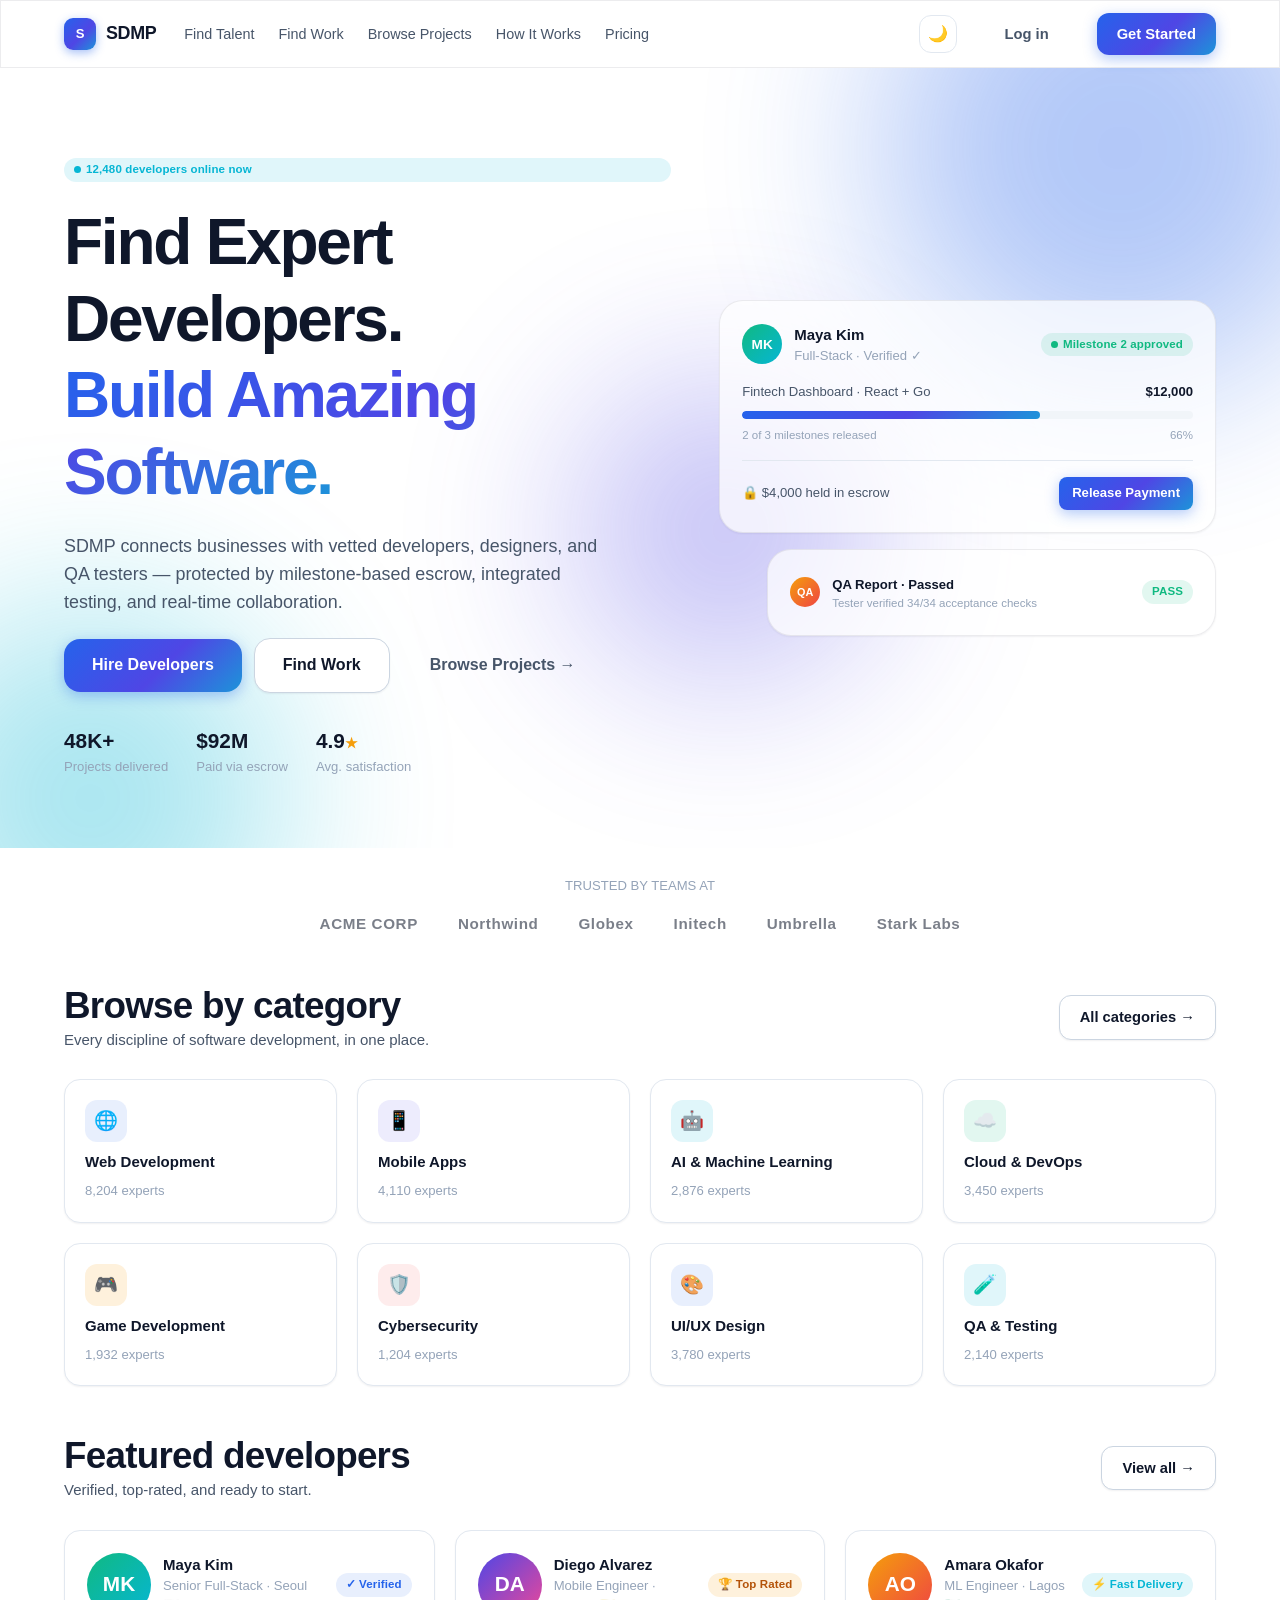
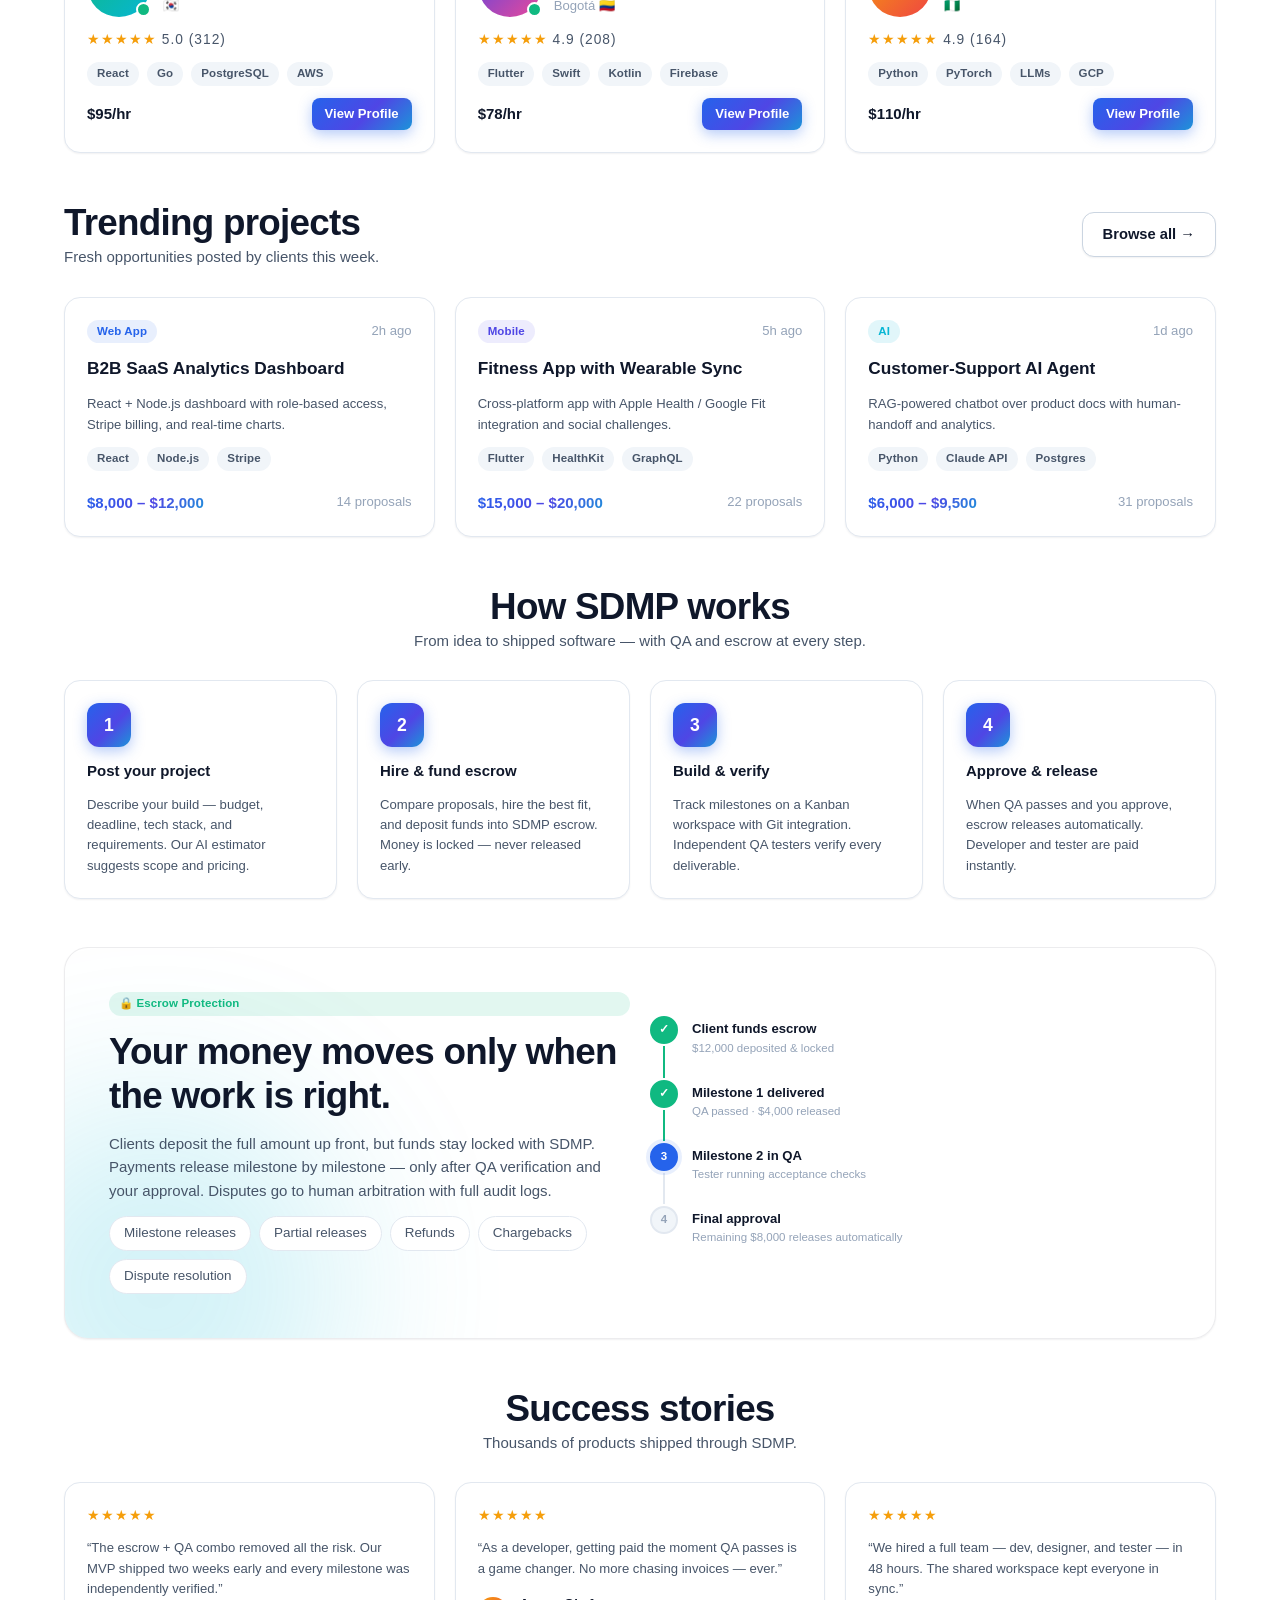
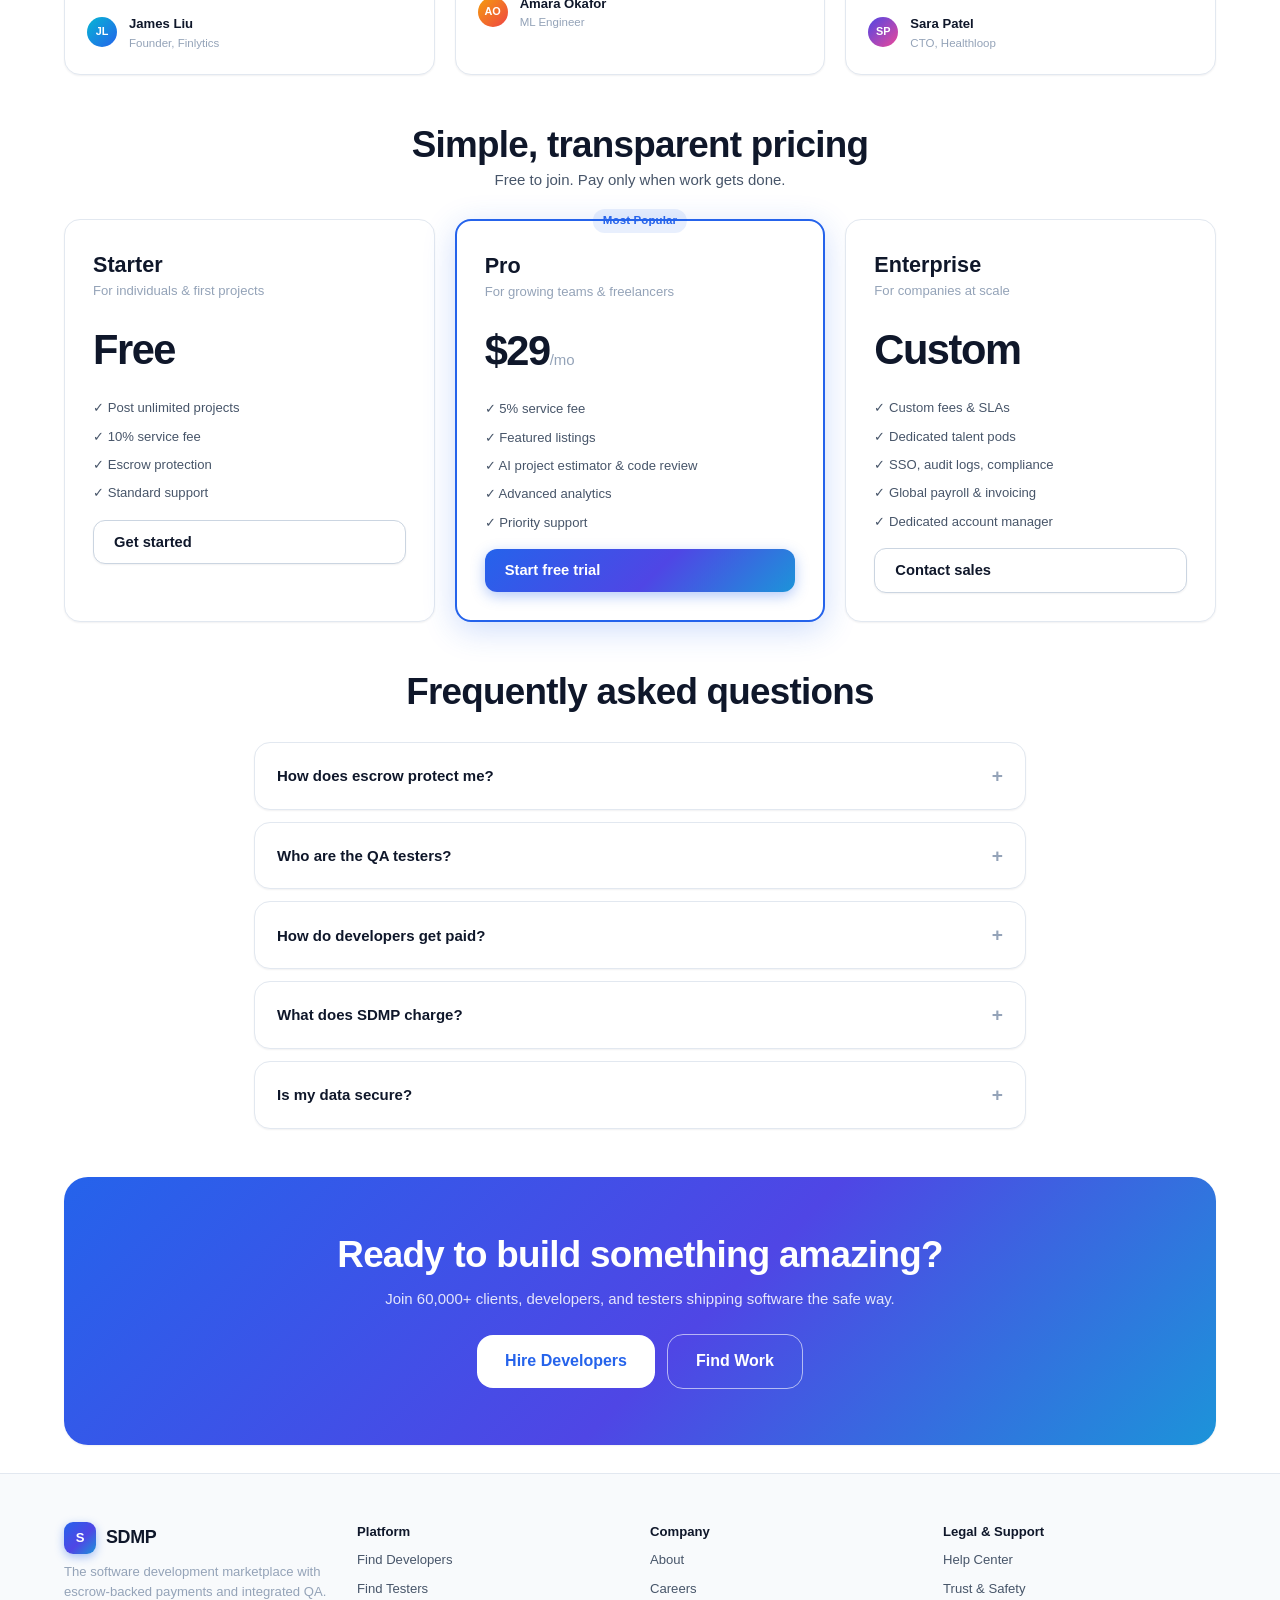
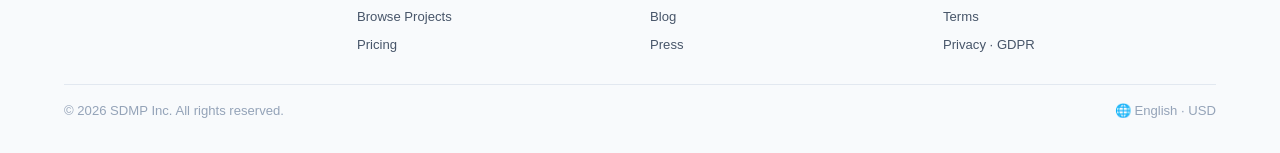
<file: sdmp-design/mockups/index.html>
<!DOCTYPE html>
<html lang="en" data-theme="light">
<head>
<meta charset="UTF-8">
<meta name="viewport" content="width=device-width, initial-scale=1.0">
<title>SDMP — Find Expert Developers. Build Amazing Software.</title>
<link rel="stylesheet" href="assets/sdmp.css">
<style>
  .hero { position: relative; padding: 90px 0 70px; overflow: hidden; }
  .hero-grid { position: relative; z-index: 1; display: grid; grid-template-columns: 1.1fr .9fr; gap: 48px; align-items: center; }
  .trust-row { display: flex; gap: 40px; align-items: center; justify-content: center; flex-wrap: wrap; opacity: .55; font-weight: 700; letter-spacing: .04em; font-size: .95rem; }
  .cat-card { padding: 20px; display: flex; flex-direction: column; gap: 8px; }
  .cat-icon { width: 42px; height: 42px; border-radius: var(--r-md); display: flex; align-items: center; justify-content: center; font-size: 1.2rem; }
  .dev-card { padding: 22px; display: flex; flex-direction: column; gap: 12px; align-items: flex-start; }
  .price-card { padding: 28px; display: flex; flex-direction: column; gap: 16px; position: relative; }
  .price-card.featured { border: 2px solid var(--primary); box-shadow: 0 8px 32px rgba(37,99,235,.22); }
  .faq-item { padding: 18px 22px; }
  .faq-item summary { font-weight: 600; cursor: pointer; list-style: none; display: flex; justify-content: space-between; align-items: center; }
  .faq-item summary::after { content: "+"; font-size: 1.2rem; color: var(--text-3); }
  .faq-item[open] summary::after { content: "–"; }
  footer { border-top: 1px solid var(--border); background: var(--bg-soft); }
  .step-num { width: 44px; height: 44px; border-radius: var(--r-md); background: var(--grad-brand); color: #fff; font-weight: 800; font-size: 1.1rem; display: flex; align-items: center; justify-content: center; box-shadow: 0 4px 14px rgba(37,99,235,.35); }
  @media (max-width: 900px) { .hero-grid { grid-template-columns: 1fr; } }
</style>
</head>
<body>

<!-- ======= NAV ======= -->
<nav class="nav glass">
  <div class="container nav-inner">
    <a class="brand" href="index.html"><span class="logo-mark">S</span> SDMP</a>
    <div class="nav-links flex1">
      <a href="browse.html">Find Talent</a>
      <a href="browse.html">Find Work</a>
      <a href="browse.html">Browse Projects</a>
      <a href="#how">How It Works</a>
      <a href="#pricing">Pricing</a>
    </div>
    <button class="theme-toggle">🌙</button>
    <a class="btn btn-ghost" href="dashboard.html">Log in</a>
    <a class="btn btn-primary" href="dashboard.html">Get Started</a>
  </div>
</nav>

<!-- ======= HERO ======= -->
<header class="hero">
  <div class="hero-bg"><div class="blob b1"></div><div class="blob b2"></div><div class="blob b3"></div></div>
  <div class="container hero-grid">
    <div class="col" style="gap:22px">
      <span class="badge badge-accent fade-up"><span class="dot pulse"></span> 12,480 developers online now</span>
      <h1 class="h-display fade-up d1">Find Expert Developers.<br><span class="grad-text">Build Amazing Software.</span></h1>
      <p class="text-2 fade-up d2" style="font-size:1.12rem;max-width:34rem">
        SDMP connects businesses with vetted developers, designers, and QA testers —
        protected by milestone-based escrow, integrated testing, and real-time collaboration.
      </p>
      <div class="row wrap fade-up d3">
        <a class="btn btn-primary btn-lg" href="browse.html">Hire Developers</a>
        <a class="btn btn-secondary btn-lg" href="browse.html">Find Work</a>
        <a class="btn btn-ghost btn-lg" href="browse.html">Browse Projects →</a>
      </div>
      <div class="row wrap fade-up d4" style="gap:28px;margin-top:10px">
        <div><b style="font-size:1.3rem">48K+</b><div class="small text-3">Projects delivered</div></div>
        <div><b style="font-size:1.3rem">$92M</b><div class="small text-3">Paid via escrow</div></div>
        <div><b style="font-size:1.3rem">4.9<span class="stars">★</span></b><div class="small text-3">Avg. satisfaction</div></div>
      </div>
    </div>

    <!-- Hero mock: escrow milestone card -->
    <div class="col fade-up d2" style="gap:16px">
      <div class="card glass pad float" style="border-radius:var(--r-xl)">
        <div class="row between mb-2">
          <div class="row"><span class="avatar a2">MK</span><div><b>Maya Kim</b><div class="small text-3">Full-Stack · Verified ✓</div></div></div>
          <span class="badge badge-success"><span class="dot"></span> Milestone 2 approved</span>
        </div>
        <div class="col gap-sm">
          <div class="row between small"><span class="text-2">Fintech Dashboard · React + Go</span><b>$12,000</b></div>
          <div class="progress"><i style="width:66%"></i></div>
          <div class="row between tiny text-3"><span>2 of 3 milestones released</span><span>66%</span></div>
        </div>
        <hr class="divider mt-2 mb-2">
        <div class="row between">
          <span class="small text-2">🔒 $4,000 held in escrow</span>
          <button class="btn btn-primary btn-sm">Release Payment</button>
        </div>
      </div>
      <div class="card glass pad" style="border-radius:var(--r-xl);margin-left:48px">
        <div class="row">
          <span class="avatar a3 sm">QA</span>
          <div class="flex1"><b class="small">QA Report · Passed</b><div class="tiny text-3">Tester verified 34/34 acceptance checks</div></div>
          <span class="badge badge-success">PASS</span>
        </div>
      </div>
    </div>
  </div>
</header>

<!-- ======= TRUSTED COMPANIES ======= -->
<section class="container mt-3 mb-3">
  <p class="center small text-3 mb-2">TRUSTED BY TEAMS AT</p>
  <div class="trust-row">
    <span>ACME&nbsp;CORP</span><span>Northwind</span><span>Globex</span><span>Initech</span><span>Umbrella</span><span>Stark&nbsp;Labs</span>
  </div>
</section>

<!-- ======= CATEGORIES ======= -->
<section class="container mt-4">
  <div class="row between mb-3">
    <div><h2 class="h-xl">Browse by category</h2><p class="text-2">Every discipline of software development, in one place.</p></div>
    <a class="btn btn-secondary" href="browse.html">All categories →</a>
  </div>
  <div class="grid g4">
    <a class="card hover cat-card" href="browse.html"><span class="cat-icon" style="background:var(--primary-soft)">🌐</span><b>Web Development</b><span class="small text-3">8,204 experts</span></a>
    <a class="card hover cat-card" href="browse.html"><span class="cat-icon" style="background:var(--secondary-soft)">📱</span><b>Mobile Apps</b><span class="small text-3">4,110 experts</span></a>
    <a class="card hover cat-card" href="browse.html"><span class="cat-icon" style="background:var(--accent-soft)">🤖</span><b>AI &amp; Machine Learning</b><span class="small text-3">2,876 experts</span></a>
    <a class="card hover cat-card" href="browse.html"><span class="cat-icon" style="background:var(--success-soft)">☁️</span><b>Cloud &amp; DevOps</b><span class="small text-3">3,450 experts</span></a>
    <a class="card hover cat-card" href="browse.html"><span class="cat-icon" style="background:var(--warning-soft)">🎮</span><b>Game Development</b><span class="small text-3">1,932 experts</span></a>
    <a class="card hover cat-card" href="browse.html"><span class="cat-icon" style="background:var(--danger-soft)">🛡️</span><b>Cybersecurity</b><span class="small text-3">1,204 experts</span></a>
    <a class="card hover cat-card" href="browse.html"><span class="cat-icon" style="background:var(--primary-soft)">🎨</span><b>UI/UX Design</b><span class="small text-3">3,780 experts</span></a>
    <a class="card hover cat-card" href="browse.html"><span class="cat-icon" style="background:var(--accent-soft)">🧪</span><b>QA &amp; Testing</b><span class="small text-3">2,140 experts</span></a>
  </div>
</section>

<!-- ======= TOP DEVELOPERS ======= -->
<section class="container mt-4">
  <div class="row between mb-3">
    <div><h2 class="h-xl">Featured developers</h2><p class="text-2">Verified, top-rated, and ready to start.</p></div>
    <a class="btn btn-secondary" href="browse.html">View all →</a>
  </div>
  <div class="grid g3">
    <div class="card hover dev-card">
      <div class="row" style="width:100%">
        <span class="avatar-wrap"><span class="avatar lg a2 online">MK</span></span>
        <div class="flex1"><b>Maya Kim</b><div class="small text-3">Senior Full-Stack · Seoul 🇰🇷</div></div>
        <span class="badge badge-primary">✓ Verified</span>
      </div>
      <div class="stars">★★★★★ <span class="text-2">5.0 (312)</span></div>
      <div class="row wrap gap-sm"><span class="badge badge-neutral">React</span><span class="badge badge-neutral">Go</span><span class="badge badge-neutral">PostgreSQL</span><span class="badge badge-neutral">AWS</span></div>
      <div class="row between" style="width:100%"><b>$95/hr</b><a class="btn btn-primary btn-sm" href="profile.html">View Profile</a></div>
    </div>
    <div class="card hover dev-card">
      <div class="row" style="width:100%">
        <span class="avatar-wrap"><span class="avatar lg a4 online">DA</span></span>
        <div class="flex1"><b>Diego Alvarez</b><div class="small text-3">Mobile Engineer · Bogotá 🇨🇴</div></div>
        <span class="badge badge-warning">🏆 Top Rated</span>
      </div>
      <div class="stars">★★★★★ <span class="text-2">4.9 (208)</span></div>
      <div class="row wrap gap-sm"><span class="badge badge-neutral">Flutter</span><span class="badge badge-neutral">Swift</span><span class="badge badge-neutral">Kotlin</span><span class="badge badge-neutral">Firebase</span></div>
      <div class="row between" style="width:100%"><b>$78/hr</b><a class="btn btn-primary btn-sm" href="profile.html">View Profile</a></div>
    </div>
    <div class="card hover dev-card">
      <div class="row" style="width:100%">
        <span class="avatar-wrap"><span class="avatar lg a3">AO</span></span>
        <div class="flex1"><b>Amara Okafor</b><div class="small text-3">ML Engineer · Lagos 🇳🇬</div></div>
        <span class="badge badge-accent">⚡ Fast Delivery</span>
      </div>
      <div class="stars">★★★★★ <span class="text-2">4.9 (164)</span></div>
      <div class="row wrap gap-sm"><span class="badge badge-neutral">Python</span><span class="badge badge-neutral">PyTorch</span><span class="badge badge-neutral">LLMs</span><span class="badge badge-neutral">GCP</span></div>
      <div class="row between" style="width:100%"><b>$110/hr</b><a class="btn btn-primary btn-sm" href="profile.html">View Profile</a></div>
    </div>
  </div>
</section>

<!-- ======= TRENDING PROJECTS ======= -->
<section class="container mt-4">
  <div class="row between mb-3">
    <div><h2 class="h-xl">Trending projects</h2><p class="text-2">Fresh opportunities posted by clients this week.</p></div>
    <a class="btn btn-secondary" href="browse.html">Browse all →</a>
  </div>
  <div class="grid g3">
    <div class="card hover pad col">
      <div class="row between"><span class="badge badge-primary">Web App</span><span class="small text-3">2h ago</span></div>
      <b class="h-md">B2B SaaS Analytics Dashboard</b>
      <p class="small text-2">React + Node.js dashboard with role-based access, Stripe billing, and real-time charts.</p>
      <div class="row wrap gap-sm"><span class="badge badge-neutral">React</span><span class="badge badge-neutral">Node.js</span><span class="badge badge-neutral">Stripe</span></div>
      <div class="row between mt-1"><b class="grad-text">$8,000 – $12,000</b><span class="small text-3">14 proposals</span></div>
    </div>
    <div class="card hover pad col">
      <div class="row between"><span class="badge badge-secondary">Mobile</span><span class="small text-3">5h ago</span></div>
      <b class="h-md">Fitness App with Wearable Sync</b>
      <p class="small text-2">Cross-platform app with Apple Health / Google Fit integration and social challenges.</p>
      <div class="row wrap gap-sm"><span class="badge badge-neutral">Flutter</span><span class="badge badge-neutral">HealthKit</span><span class="badge badge-neutral">GraphQL</span></div>
      <div class="row between mt-1"><b class="grad-text">$15,000 – $20,000</b><span class="small text-3">22 proposals</span></div>
    </div>
    <div class="card hover pad col">
      <div class="row between"><span class="badge badge-accent">AI</span><span class="small text-3">1d ago</span></div>
      <b class="h-md">Customer-Support AI Agent</b>
      <p class="small text-2">RAG-powered chatbot over product docs with human-handoff and analytics.</p>
      <div class="row wrap gap-sm"><span class="badge badge-neutral">Python</span><span class="badge badge-neutral">Claude API</span><span class="badge badge-neutral">Postgres</span></div>
      <div class="row between mt-1"><b class="grad-text">$6,000 – $9,500</b><span class="small text-3">31 proposals</span></div>
    </div>
  </div>
</section>

<!-- ======= HOW IT WORKS ======= -->
<section class="container mt-4" id="how">
  <div class="center mb-3">
    <h2 class="h-xl">How SDMP works</h2>
    <p class="text-2">From idea to shipped software — with QA and escrow at every step.</p>
  </div>
  <div class="grid g4">
    <div class="card pad col hover"><span class="step-num">1</span><b>Post your project</b><p class="small text-2">Describe your build — budget, deadline, tech stack, and requirements. Our AI estimator suggests scope and pricing.</p></div>
    <div class="card pad col hover"><span class="step-num">2</span><b>Hire &amp; fund escrow</b><p class="small text-2">Compare proposals, hire the best fit, and deposit funds into SDMP escrow. Money is locked — never released early.</p></div>
    <div class="card pad col hover"><span class="step-num">3</span><b>Build &amp; verify</b><p class="small text-2">Track milestones on a Kanban workspace with Git integration. Independent QA testers verify every deliverable.</p></div>
    <div class="card pad col hover"><span class="step-num">4</span><b>Approve &amp; release</b><p class="small text-2">When QA passes and you approve, escrow releases automatically. Developer and tester are paid instantly.</p></div>
  </div>
</section>

<!-- ======= ESCROW PROTECTION ======= -->
<section class="container mt-4">
  <div class="card glass" style="border-radius:var(--r-xl);padding:44px;position:relative;overflow:hidden">
    <div class="hero-bg"><div class="blob b2" style="opacity:.18"></div></div>
    <div class="grid g2" style="position:relative;align-items:center">
      <div class="col" style="gap:14px">
        <span class="badge badge-success">🔒 Escrow Protection</span>
        <h2 class="h-xl">Your money moves only when the work is right.</h2>
        <p class="text-2">Clients deposit the full amount up front, but funds stay locked with SDMP. Payments release milestone by milestone — only after QA verification and your approval. Disputes go to human arbitration with full audit logs.</p>
        <div class="row wrap gap-sm">
          <span class="chip">Milestone releases</span><span class="chip">Partial releases</span><span class="chip">Refunds</span><span class="chip">Chargebacks</span><span class="chip">Dispute resolution</span>
        </div>
      </div>
      <div class="col">
        <div class="steps">
          <div class="step done"><span class="pt">✓</span><div><b class="small">Client funds escrow</b><div class="tiny text-3">$12,000 deposited &amp; locked</div></div></div>
          <div class="step done"><span class="pt">✓</span><div><b class="small">Milestone 1 delivered</b><div class="tiny text-3">QA passed · $4,000 released</div></div></div>
          <div class="step now"><span class="pt">3</span><div><b class="small">Milestone 2 in QA</b><div class="tiny text-3">Tester running acceptance checks</div></div></div>
          <div class="step"><span class="pt">4</span><div><b class="small">Final approval</b><div class="tiny text-3">Remaining $8,000 releases automatically</div></div></div>
        </div>
      </div>
    </div>
  </div>
</section>

<!-- ======= TESTIMONIALS ======= -->
<section class="container mt-4">
  <div class="center mb-3"><h2 class="h-xl">Success stories</h2><p class="text-2">Thousands of products shipped through SDMP.</p></div>
  <div class="grid g3">
    <div class="card pad col hover"><div class="stars">★★★★★</div><p class="small text-2">“The escrow + QA combo removed all the risk. Our MVP shipped two weeks early and every milestone was independently verified.”</p><div class="row"><span class="avatar sm a5">JL</span><div><b class="small">James Liu</b><div class="tiny text-3">Founder, Finlytics</div></div></div></div>
    <div class="card pad col hover"><div class="stars">★★★★★</div><p class="small text-2">“As a developer, getting paid the moment QA passes is a game changer. No more chasing invoices — ever.”</p><div class="row"><span class="avatar sm a3">AO</span><div><b class="small">Amara Okafor</b><div class="tiny text-3">ML Engineer</div></div></div></div>
    <div class="card pad col hover"><div class="stars">★★★★★</div><p class="small text-2">“We hired a full team — dev, designer, and tester — in 48 hours. The shared workspace kept everyone in sync.”</p><div class="row"><span class="avatar sm a4">SP</span><div><b class="small">Sara Patel</b><div class="tiny text-3">CTO, Healthloop</div></div></div></div>
  </div>
</section>

<!-- ======= PRICING ======= -->
<section class="container mt-4" id="pricing">
  <div class="center mb-3"><h2 class="h-xl">Simple, transparent pricing</h2><p class="text-2">Free to join. Pay only when work gets done.</p></div>
  <div class="grid g3">
    <div class="card price-card hover">
      <div><b class="h-lg">Starter</b><p class="small text-3">For individuals &amp; first projects</p></div>
      <div><span class="h-display" style="font-size:2.6rem">Free</span></div>
      <ul class="small text-2 col gap-sm" style="list-style:none">
        <li>✓ Post unlimited projects</li><li>✓ 10% service fee</li><li>✓ Escrow protection</li><li>✓ Standard support</li>
      </ul>
      <a class="btn btn-secondary" href="dashboard.html">Get started</a>
    </div>
    <div class="card price-card featured">
      <span class="badge badge-primary" style="position:absolute;top:-12px;left:50%;transform:translateX(-50%)">Most Popular</span>
      <div><b class="h-lg">Pro</b><p class="small text-3">For growing teams &amp; freelancers</p></div>
      <div><span class="h-display" style="font-size:2.6rem">$29</span><span class="text-3">/mo</span></div>
      <ul class="small text-2 col gap-sm" style="list-style:none">
        <li>✓ 5% service fee</li><li>✓ Featured listings</li><li>✓ AI project estimator &amp; code review</li><li>✓ Advanced analytics</li><li>✓ Priority support</li>
      </ul>
      <a class="btn btn-primary" href="dashboard.html">Start free trial</a>
    </div>
    <div class="card price-card hover">
      <div><b class="h-lg">Enterprise</b><p class="small text-3">For companies at scale</p></div>
      <div><span class="h-display" style="font-size:2.6rem">Custom</span></div>
      <ul class="small text-2 col gap-sm" style="list-style:none">
        <li>✓ Custom fees &amp; SLAs</li><li>✓ Dedicated talent pods</li><li>✓ SSO, audit logs, compliance</li><li>✓ Global payroll &amp; invoicing</li><li>✓ Dedicated account manager</li>
      </ul>
      <a class="btn btn-secondary" href="dashboard.html">Contact sales</a>
    </div>
  </div>
</section>

<!-- ======= FAQ ======= -->
<section class="container mt-4" style="max-width:820px">
  <div class="center mb-3"><h2 class="h-xl">Frequently asked questions</h2></div>
  <div class="col">
    <details class="card faq-item"><summary>How does escrow protect me?</summary><p class="small text-2 mt-1">Your deposit is held by SDMP — not the developer. Funds release only per milestone, after independent QA verification and your explicit approval. If anything goes wrong, our dispute team can refund or partially release.</p></details>
    <details class="card faq-item"><summary>Who are the QA testers?</summary><p class="small text-2 mt-1">Independent, vetted QA professionals on SDMP. When a developer submits a milestone, the project enters Testing automatically; you pick a tester or let SDMP auto-assign. They deliver bug reports, screenshots, videos, and a pass/fail verdict.</p></details>
    <details class="card faq-item"><summary>How do developers get paid?</summary><p class="small text-2 mt-1">Instantly on milestone approval — via Stripe, PayPal, Wise, bank transfer, or crypto (where available), in multiple currencies with invoices and tax reports.</p></details>
    <details class="card faq-item"><summary>What does SDMP charge?</summary><p class="small text-2 mt-1">A platform service fee per transaction (10% Starter, 5% Pro), plus optional subscriptions, featured listings, and enterprise plans. Joining and browsing are free.</p></details>
    <details class="card faq-item"><summary>Is my data secure?</summary><p class="small text-2 mt-1">Yes — encrypted messaging, KYC identity verification, two-factor authentication, fraud detection, GDPR compliance, and full audit logs.</p></details>
  </div>
</section>

<!-- ======= CTA ======= -->
<section class="container mt-4 mb-3">
  <div class="center card pad" style="border-radius:var(--r-xl);padding:56px 24px;background:var(--grad-brand);border:0">
    <h2 class="h-xl" style="color:#fff">Ready to build something amazing?</h2>
    <p style="color:rgba(255,255,255,.85);max-width:32rem;margin:10px auto 24px">Join 60,000+ clients, developers, and testers shipping software the safe way.</p>
    <div class="row" style="justify-content:center">
      <a class="btn btn-lg" style="background:#fff;color:var(--primary)" href="dashboard.html">Hire Developers</a>
      <a class="btn btn-lg" style="border:1.5px solid rgba(255,255,255,.6);color:#fff" href="browse.html">Find Work</a>
    </div>
  </div>
</section>

<!-- ======= FOOTER ======= -->
<footer>
  <div class="container" style="padding:48px 24px 32px">
    <div class="grid g4">
      <div class="col gap-sm">
        <a class="brand" href="index.html"><span class="logo-mark">S</span> SDMP</a>
        <p class="small text-3">The software development marketplace with escrow-backed payments and integrated QA.</p>
      </div>
      <div class="col gap-sm small"><b>Platform</b><a class="text-2" href="browse.html">Find Developers</a><a class="text-2" href="browse.html">Find Testers</a><a class="text-2" href="browse.html">Browse Projects</a><a class="text-2" href="#pricing">Pricing</a></div>
      <div class="col gap-sm small"><b>Company</b><a class="text-2" href="#">About</a><a class="text-2" href="#">Careers</a><a class="text-2" href="#">Blog</a><a class="text-2" href="#">Press</a></div>
      <div class="col gap-sm small"><b>Legal &amp; Support</b><a class="text-2" href="#">Help Center</a><a class="text-2" href="#">Trust &amp; Safety</a><a class="text-2" href="#">Terms</a><a class="text-2" href="#">Privacy · GDPR</a></div>
    </div>
    <hr class="divider mt-3 mb-2">
    <div class="row between small text-3"><span>© 2026 SDMP Inc. All rights reserved.</span><span>🌐 English · USD</span></div>
  </div>
</footer>

<script src="assets/sdmp.js"></script>
</body>
</html>
</file>
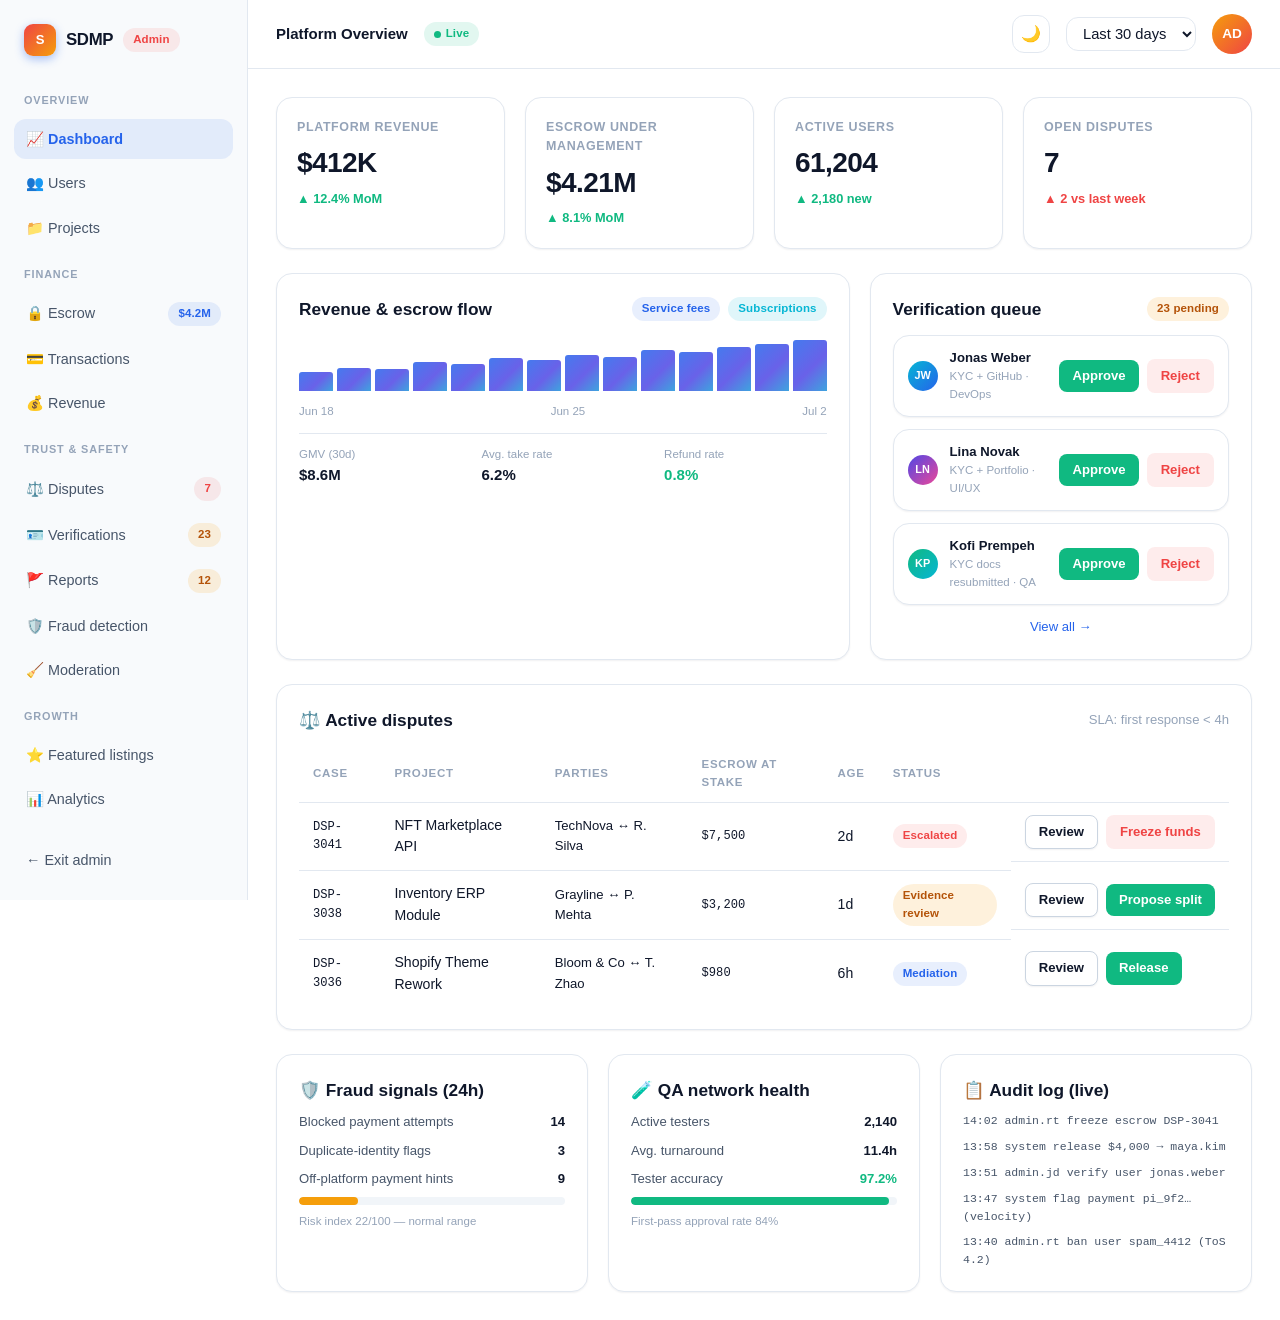
<file: sdmp-design/mockups/admin.html>
<!DOCTYPE html>
<html lang="en" data-theme="dark">
<head>
<meta charset="UTF-8">
<meta name="viewport" content="width=device-width, initial-scale=1.0">
<title>Admin Panel · SDMP</title>
<link rel="stylesheet" href="assets/sdmp.css">
<style>
  .spark { display: flex; align-items: flex-end; gap: 4px; height: 56px; }
  .spark i { flex: 1; background: var(--grad-brand); border-radius: 3px 3px 0 0; opacity: .85; }
</style>
</head>
<body>
<div class="app">
  <aside class="sidebar">
    <a class="side-brand" href="index.html"><span class="logo-mark" style="background:linear-gradient(135deg,#EF4444,#F59E0B)">S</span> SDMP <span class="badge badge-danger">Admin</span></a>
    <div class="side-label">Overview</div>
    <a class="side-link active" href="admin.html">📈 Dashboard</a>
    <a class="side-link" href="#">👥 Users</a>
    <a class="side-link" href="#">📁 Projects</a>
    <div class="side-label">Finance</div>
    <a class="side-link" href="#">🔒 Escrow <span class="badge badge-primary">$4.2M</span></a>
    <a class="side-link" href="#">💳 Transactions</a>
    <a class="side-link" href="#">💰 Revenue</a>
    <div class="side-label">Trust &amp; Safety</div>
    <a class="side-link" href="#">⚖️ Disputes <span class="badge badge-danger">7</span></a>
    <a class="side-link" href="#">🪪 Verifications <span class="badge badge-warning">23</span></a>
    <a class="side-link" href="#">🚩 Reports <span class="badge badge-warning">12</span></a>
    <a class="side-link" href="#">🛡️ Fraud detection</a>
    <a class="side-link" href="#">🧹 Moderation</a>
    <div class="side-label">Growth</div>
    <a class="side-link" href="#">⭐ Featured listings</a>
    <a class="side-link" href="#">📊 Analytics</a>
    <div style="flex:1"></div>
    <a class="side-link" href="dashboard.html">← Exit admin</a>
  </aside>

  <div class="main">
    <div class="topbar">
      <b>Platform Overview</b><span class="badge badge-success"><span class="dot pulse"></span> Live</span>
      <div style="flex:1"></div>
      <button class="theme-toggle">☀️</button>
      <select class="input" style="width:auto;padding:7px 12px"><option>Last 30 days</option><option>Quarter</option><option>Year</option></select>
      <span class="avatar a3">AD</span>
    </div>

    <div class="content">
      <!-- KPIs -->
      <div class="grid g4">
        <div class="card stat"><span class="k">Platform Revenue</span><span class="v">$412K</span><span class="d up">▲ 12.4% MoM</span></div>
        <div class="card stat"><span class="k">Escrow Under Management</span><span class="v">$4.21M</span><span class="d up">▲ 8.1% MoM</span></div>
        <div class="card stat"><span class="k">Active Users</span><span class="v">61,204</span><span class="d up">▲ 2,180 new</span></div>
        <div class="card stat"><span class="k">Open Disputes</span><span class="v">7</span><span class="d down">▲ 2 vs last week</span></div>
      </div>

      <div class="grid" style="grid-template-columns:1.5fr 1fr">
        <!-- Revenue chart (schematic) -->
        <div class="card pad col">
          <div class="row between"><b class="h-md">Revenue &amp; escrow flow</b>
            <div class="row gap-sm tiny text-3"><span class="badge badge-primary">Service fees</span><span class="badge badge-accent">Subscriptions</span></div>
          </div>
          <div class="spark">
            <i style="height:34%"></i><i style="height:41%"></i><i style="height:38%"></i><i style="height:52%"></i><i style="height:47%"></i><i style="height:58%"></i><i style="height:55%"></i><i style="height:64%"></i><i style="height:61%"></i><i style="height:72%"></i><i style="height:69%"></i><i style="height:78%"></i><i style="height:83%"></i><i style="height:90%"></i>
          </div>
          <div class="row between tiny text-3"><span>Jun 18</span><span>Jun 25</span><span>Jul 2</span></div>
          <hr class="divider">
          <div class="grid g3">
            <div><div class="tiny text-3">GMV (30d)</div><b>$8.6M</b></div>
            <div><div class="tiny text-3">Avg. take rate</div><b>6.2%</b></div>
            <div><div class="tiny text-3">Refund rate</div><b class="up">0.8%</b></div>
          </div>
        </div>

        <!-- Verification queue -->
        <div class="card pad col">
          <div class="row between"><b class="h-md">Verification queue</b><span class="badge badge-warning">23 pending</span></div>
          <div class="card pad row between" style="padding:12px 14px">
            <div class="row"><span class="avatar sm a5">JW</span><div class="small"><b>Jonas Weber</b><div class="tiny text-3">KYC + GitHub · DevOps</div></div></div>
            <div class="row gap-sm"><button class="btn btn-success btn-sm">Approve</button><button class="btn btn-danger btn-sm">Reject</button></div>
          </div>
          <div class="card pad row between" style="padding:12px 14px">
            <div class="row"><span class="avatar sm a4">LN</span><div class="small"><b>Lina Novak</b><div class="tiny text-3">KYC + Portfolio · UI/UX</div></div></div>
            <div class="row gap-sm"><button class="btn btn-success btn-sm">Approve</button><button class="btn btn-danger btn-sm">Reject</button></div>
          </div>
          <div class="card pad row between" style="padding:12px 14px">
            <div class="row"><span class="avatar sm a2">KP</span><div class="small"><b>Kofi Prempeh</b><div class="tiny text-3">KYC docs resubmitted · QA</div></div></div>
            <div class="row gap-sm"><button class="btn btn-success btn-sm">Approve</button><button class="btn btn-danger btn-sm">Reject</button></div>
          </div>
          <a class="small center" style="color:var(--primary)" href="#">View all →</a>
        </div>
      </div>

      <!-- Disputes -->
      <div class="card pad col">
        <div class="row between"><b class="h-md">⚖️ Active disputes</b><span class="small text-3">SLA: first response &lt; 4h</span></div>
        <table class="table">
          <thead><tr><th>Case</th><th>Project</th><th>Parties</th><th>Escrow at stake</th><th>Age</th><th>Status</th><th></th></tr></thead>
          <tbody>
            <tr>
              <td class="mono">DSP-3041</td><td>NFT Marketplace API</td><td class="small">TechNova ↔ R. Silva</td><td class="mono">$7,500</td><td>2d</td>
              <td><span class="badge badge-danger">Escalated</span></td>
              <td class="row gap-sm"><button class="btn btn-secondary btn-sm">Review</button><button class="btn btn-danger btn-sm">Freeze funds</button></td>
            </tr>
            <tr>
              <td class="mono">DSP-3038</td><td>Inventory ERP Module</td><td class="small">Grayline ↔ P. Mehta</td><td class="mono">$3,200</td><td>1d</td>
              <td><span class="badge badge-warning">Evidence review</span></td>
              <td class="row gap-sm"><button class="btn btn-secondary btn-sm">Review</button><button class="btn btn-success btn-sm">Propose split</button></td>
            </tr>
            <tr>
              <td class="mono">DSP-3036</td><td>Shopify Theme Rework</td><td class="small">Bloom &amp; Co ↔ T. Zhao</td><td class="mono">$980</td><td>6h</td>
              <td><span class="badge badge-primary">Mediation</span></td>
              <td class="row gap-sm"><button class="btn btn-secondary btn-sm">Review</button><button class="btn btn-success btn-sm">Release</button></td>
            </tr>
          </tbody>
        </table>
      </div>

      <!-- Health row -->
      <div class="grid g3">
        <div class="card pad col gap-sm">
          <b class="h-md">🛡️ Fraud signals (24h)</b>
          <div class="row between small"><span class="text-2">Blocked payment attempts</span><b>14</b></div>
          <div class="row between small"><span class="text-2">Duplicate-identity flags</span><b>3</b></div>
          <div class="row between small"><span class="text-2">Off-platform payment hints</span><b>9</b></div>
          <div class="progress warning"><i style="width:22%"></i></div>
          <span class="tiny text-3">Risk index 22/100 — normal range</span>
        </div>
        <div class="card pad col gap-sm">
          <b class="h-md">🧪 QA network health</b>
          <div class="row between small"><span class="text-2">Active testers</span><b>2,140</b></div>
          <div class="row between small"><span class="text-2">Avg. turnaround</span><b>11.4h</b></div>
          <div class="row between small"><span class="text-2">Tester accuracy</span><b class="up">97.2%</b></div>
          <div class="progress success"><i style="width:97%"></i></div>
          <span class="tiny text-3">First-pass approval rate 84%</span>
        </div>
        <div class="card pad col gap-sm">
          <b class="h-md">📋 Audit log (live)</b>
          <div class="tiny mono text-2">14:02 admin.rt freeze escrow DSP-3041</div>
          <div class="tiny mono text-2">13:58 system release $4,000 → maya.kim</div>
          <div class="tiny mono text-2">13:51 admin.jd verify user jonas.weber</div>
          <div class="tiny mono text-2">13:47 system flag payment pi_9f2… (velocity)</div>
          <div class="tiny mono text-2">13:40 admin.rt ban user spam_4412 (ToS 4.2)</div>
        </div>
      </div>
    </div>
  </div>
</div>
<script src="assets/sdmp.js"></script>
</body>
</html>
</file>
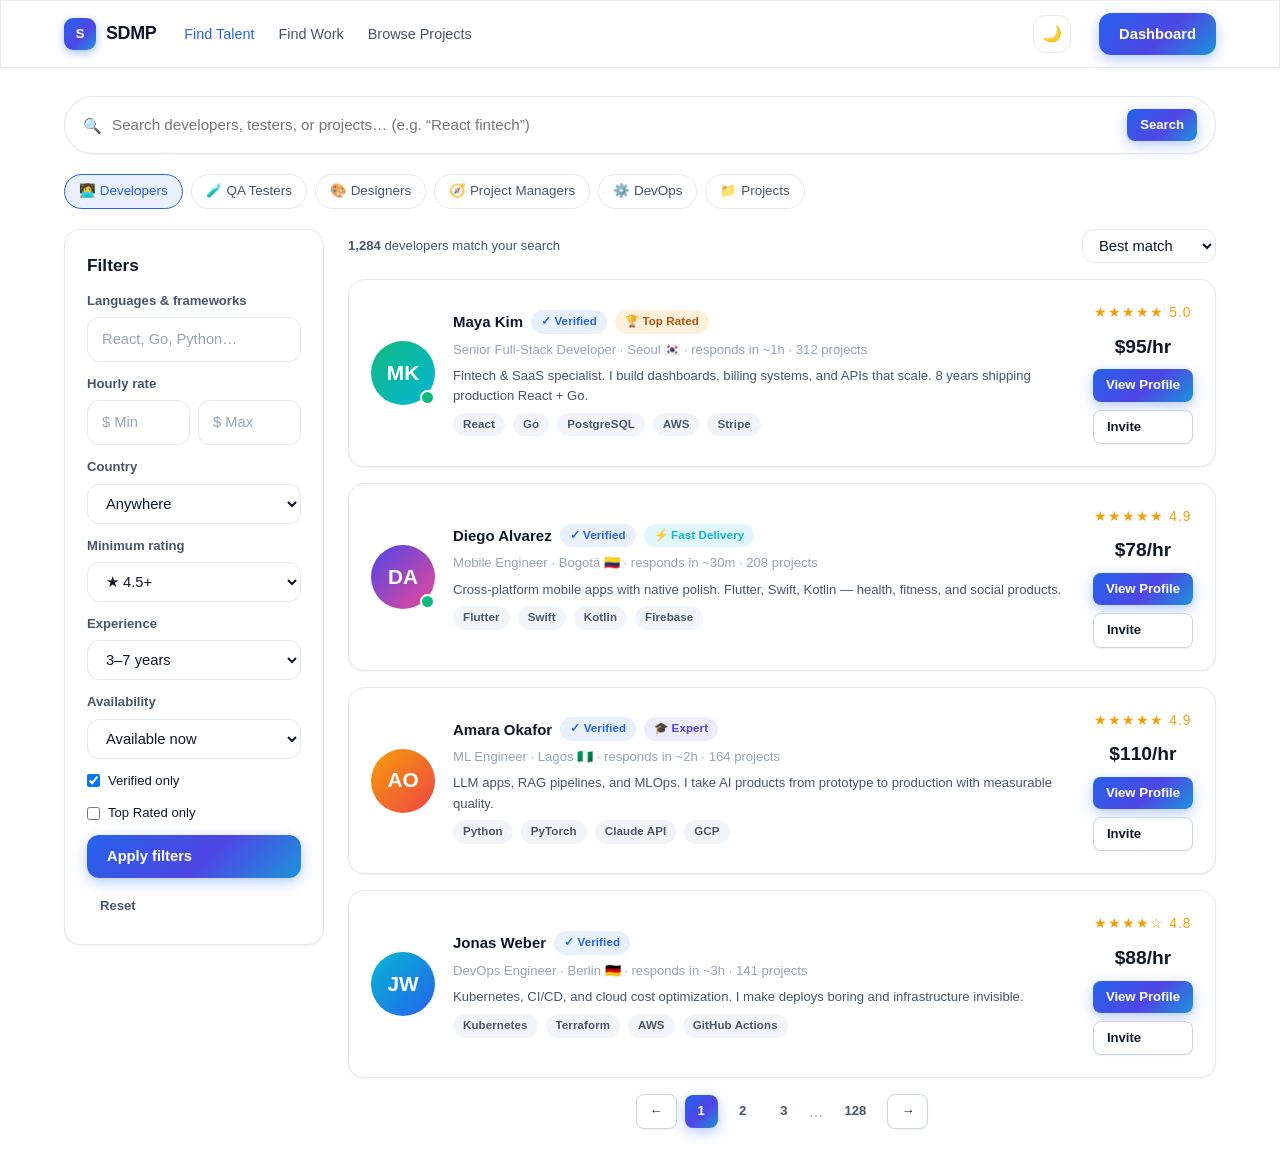
<file: sdmp-design/mockups/browse.html>
<!DOCTYPE html>
<html lang="en" data-theme="light">
<head>
<meta charset="UTF-8">
<meta name="viewport" content="width=device-width, initial-scale=1.0">
<title>Browse Talent &amp; Projects · SDMP</title>
<link rel="stylesheet" href="assets/sdmp.css">
<style>
  .layout { display: grid; grid-template-columns: 260px 1fr; gap: 24px; align-items: start; }
  .filters { position: sticky; top: 92px; }
  .result { display: grid; grid-template-columns: auto 1fr auto; gap: 18px; align-items: center; }
  @media (max-width: 900px) { .layout { grid-template-columns: 1fr; } .filters { position: static; } }
</style>
</head>
<body>

<nav class="nav glass">
  <div class="container nav-inner">
    <a class="brand" href="index.html"><span class="logo-mark">S</span> SDMP</a>
    <div class="nav-links flex1">
      <a href="browse.html" style="color:var(--primary)">Find Talent</a>
      <a href="browse.html">Find Work</a>
      <a href="browse.html">Browse Projects</a>
    </div>
    <button class="theme-toggle">🌙</button>
    <a class="btn btn-primary" href="dashboard.html">Dashboard</a>
  </div>
</nav>

<div class="container mt-3 mb-3 col" style="gap:20px">
  <div class="search-bar">🔍 <input placeholder="Search developers, testers, or projects… (e.g. “React fintech”)"><button class="btn btn-primary btn-sm">Search</button></div>

  <div class="row wrap gap-sm chip-group">
    <span class="chip active">👩‍💻 Developers</span><span class="chip">🧪 QA Testers</span><span class="chip">🎨 Designers</span><span class="chip">🧭 Project Managers</span><span class="chip">⚙️ DevOps</span><span class="chip">📁 Projects</span>
  </div>

  <div class="layout">
    <!-- Filters -->
    <aside class="filters card pad col">
      <b class="h-md">Filters</b>
      <div class="field"><label>Languages &amp; frameworks</label><input class="input" placeholder="React, Go, Python…"></div>
      <div class="field"><label>Hourly rate</label>
        <div class="row gap-sm"><input class="input" placeholder="$ Min"><input class="input" placeholder="$ Max"></div>
      </div>
      <div class="field"><label>Country</label><select class="input"><option>Anywhere</option><option>United States</option><option>Europe</option><option>Asia-Pacific</option><option>Latin America</option><option>Africa</option></select></div>
      <div class="field"><label>Minimum rating</label><select class="input"><option>Any</option><option>★ 4.0+</option><option selected>★ 4.5+</option><option>★ 4.9+</option></select></div>
      <div class="field"><label>Experience</label><select class="input"><option>Any</option><option>1–3 years</option><option selected>3–7 years</option><option>7+ years</option></select></div>
      <div class="field"><label>Availability</label><select class="input"><option selected>Available now</option><option>Within 2 weeks</option><option>Any</option></select></div>
      <label class="row small gap-sm"><input type="checkbox" checked> Verified only</label>
      <label class="row small gap-sm"><input type="checkbox"> Top Rated only</label>
      <button class="btn btn-primary">Apply filters</button>
      <button class="btn btn-ghost btn-sm">Reset</button>
    </aside>

    <!-- Results -->
    <div class="col" style="gap:16px">
      <div class="row between"><span class="small text-2"><b>1,284</b> developers match your search</span>
        <select class="input" style="width:auto;padding:7px 12px"><option>Best match</option><option>Highest rated</option><option>Lowest rate</option><option>Most projects</option></select>
      </div>

      <div class="card hover pad result">
        <span class="avatar-wrap"><span class="avatar lg a2 online">MK</span></span>
        <div class="col" style="gap:6px">
          <div class="row wrap gap-sm"><b>Maya Kim</b><span class="badge badge-primary">✓ Verified</span><span class="badge badge-warning">🏆 Top Rated</span></div>
          <div class="small text-3">Senior Full-Stack Developer · Seoul 🇰🇷 · responds in ~1h · 312 projects</div>
          <p class="small text-2">Fintech &amp; SaaS specialist. I build dashboards, billing systems, and APIs that scale. 8 years shipping production React + Go.</p>
          <div class="row wrap gap-sm"><span class="badge badge-neutral">React</span><span class="badge badge-neutral">Go</span><span class="badge badge-neutral">PostgreSQL</span><span class="badge badge-neutral">AWS</span><span class="badge badge-neutral">Stripe</span></div>
        </div>
        <div class="col center" style="gap:8px"><div class="stars">★★★★★ 5.0</div><b style="font-size:1.2rem">$95/hr</b><a class="btn btn-primary btn-sm" href="profile.html">View Profile</a><button class="btn btn-secondary btn-sm">Invite</button></div>
      </div>

      <div class="card hover pad result">
        <span class="avatar-wrap"><span class="avatar lg a4 online">DA</span></span>
        <div class="col" style="gap:6px">
          <div class="row wrap gap-sm"><b>Diego Alvarez</b><span class="badge badge-primary">✓ Verified</span><span class="badge badge-accent">⚡ Fast Delivery</span></div>
          <div class="small text-3">Mobile Engineer · Bogotá 🇨🇴 · responds in ~30m · 208 projects</div>
          <p class="small text-2">Cross-platform mobile apps with native polish. Flutter, Swift, Kotlin — health, fitness, and social products.</p>
          <div class="row wrap gap-sm"><span class="badge badge-neutral">Flutter</span><span class="badge badge-neutral">Swift</span><span class="badge badge-neutral">Kotlin</span><span class="badge badge-neutral">Firebase</span></div>
        </div>
        <div class="col center" style="gap:8px"><div class="stars">★★★★★ 4.9</div><b style="font-size:1.2rem">$78/hr</b><a class="btn btn-primary btn-sm" href="profile.html">View Profile</a><button class="btn btn-secondary btn-sm">Invite</button></div>
      </div>

      <div class="card hover pad result">
        <span class="avatar-wrap"><span class="avatar lg a3">AO</span></span>
        <div class="col" style="gap:6px">
          <div class="row wrap gap-sm"><b>Amara Okafor</b><span class="badge badge-primary">✓ Verified</span><span class="badge badge-secondary">🎓 Expert</span></div>
          <div class="small text-3">ML Engineer · Lagos 🇳🇬 · responds in ~2h · 164 projects</div>
          <p class="small text-2">LLM apps, RAG pipelines, and MLOps. I take AI products from prototype to production with measurable quality.</p>
          <div class="row wrap gap-sm"><span class="badge badge-neutral">Python</span><span class="badge badge-neutral">PyTorch</span><span class="badge badge-neutral">Claude API</span><span class="badge badge-neutral">GCP</span></div>
        </div>
        <div class="col center" style="gap:8px"><div class="stars">★★★★★ 4.9</div><b style="font-size:1.2rem">$110/hr</b><a class="btn btn-primary btn-sm" href="profile.html">View Profile</a><button class="btn btn-secondary btn-sm">Invite</button></div>
      </div>

      <div class="card hover pad result">
        <span class="avatar-wrap"><span class="avatar lg a5">JW</span></span>
        <div class="col" style="gap:6px">
          <div class="row wrap gap-sm"><b>Jonas Weber</b><span class="badge badge-primary">✓ Verified</span></div>
          <div class="small text-3">DevOps Engineer · Berlin 🇩🇪 · responds in ~3h · 141 projects</div>
          <p class="small text-2">Kubernetes, CI/CD, and cloud cost optimization. I make deploys boring and infrastructure invisible.</p>
          <div class="row wrap gap-sm"><span class="badge badge-neutral">Kubernetes</span><span class="badge badge-neutral">Terraform</span><span class="badge badge-neutral">AWS</span><span class="badge badge-neutral">GitHub Actions</span></div>
        </div>
        <div class="col center" style="gap:8px"><div class="stars">★★★★☆ 4.8</div><b style="font-size:1.2rem">$88/hr</b><a class="btn btn-primary btn-sm" href="profile.html">View Profile</a><button class="btn btn-secondary btn-sm">Invite</button></div>
      </div>

      <div class="row" style="justify-content:center;gap:8px">
        <button class="btn btn-secondary btn-sm">←</button>
        <button class="btn btn-primary btn-sm">1</button><button class="btn btn-ghost btn-sm">2</button><button class="btn btn-ghost btn-sm">3</button><span class="text-3">…</span><button class="btn btn-ghost btn-sm">128</button>
        <button class="btn btn-secondary btn-sm">→</button>
      </div>
    </div>
  </div>
</div>
<script src="assets/sdmp.js"></script>
</body>
</html>
</file>
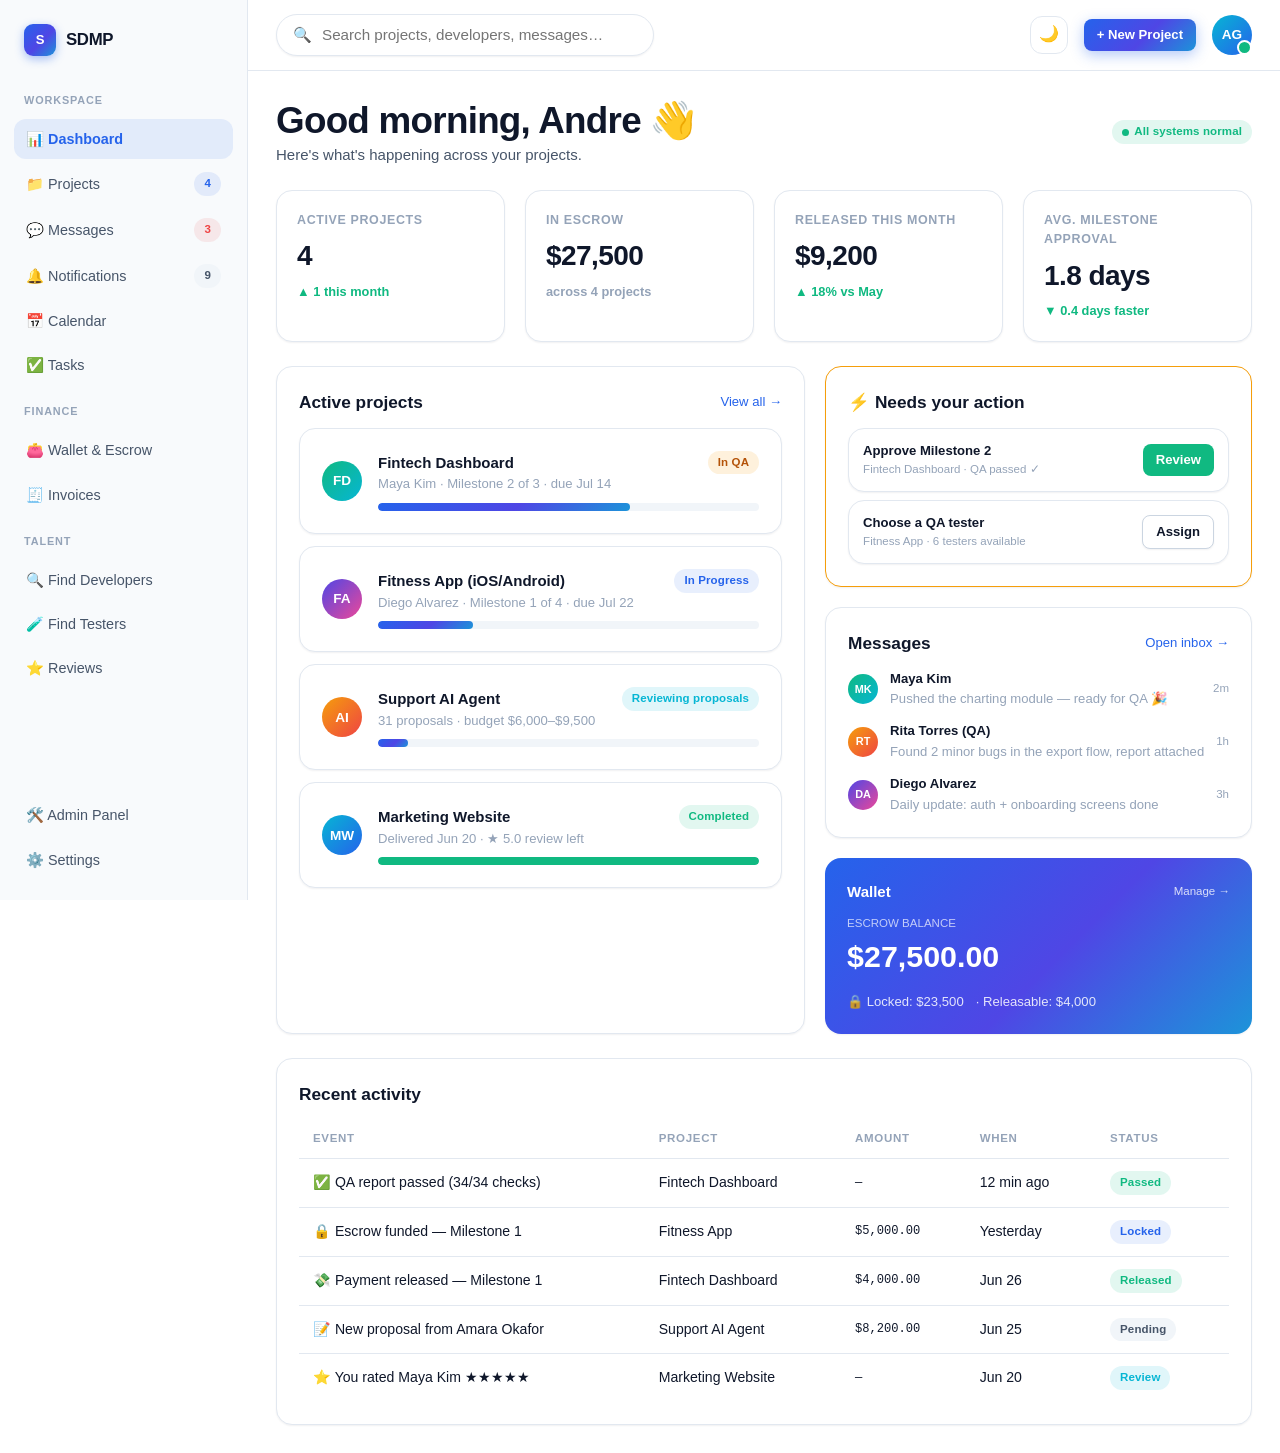
<file: sdmp-design/mockups/dashboard.html>
<!DOCTYPE html>
<html lang="en" data-theme="light">
<head>
<meta charset="UTF-8">
<meta name="viewport" content="width=device-width, initial-scale=1.0">
<title>Dashboard · SDMP</title>
<link rel="stylesheet" href="assets/sdmp.css">
</head>
<body>
<div class="app">

  <!-- ===== Sidebar ===== -->
  <aside class="sidebar">
    <a class="side-brand" href="index.html"><span class="logo-mark">S</span> SDMP</a>
    <div class="side-label">Workspace</div>
    <a class="side-link active" href="dashboard.html">📊 Dashboard</a>
    <a class="side-link" href="project.html">📁 Projects <span class="badge badge-primary">4</span></a>
    <a class="side-link" href="messages.html">💬 Messages <span class="badge badge-danger">3</span></a>
    <a class="side-link" href="#">🔔 Notifications <span class="badge badge-neutral">9</span></a>
    <a class="side-link" href="#">📅 Calendar</a>
    <a class="side-link" href="#">✅ Tasks</a>
    <div class="side-label">Finance</div>
    <a class="side-link" href="wallet.html">👛 Wallet &amp; Escrow</a>
    <a class="side-link" href="wallet.html">🧾 Invoices</a>
    <div class="side-label">Talent</div>
    <a class="side-link" href="browse.html">🔍 Find Developers</a>
    <a class="side-link" href="browse.html">🧪 Find Testers</a>
    <a class="side-link" href="#">⭐ Reviews</a>
    <div style="flex:1"></div>
    <a class="side-link" href="admin.html">🛠️ Admin Panel</a>
    <a class="side-link" href="#">⚙️ Settings</a>
  </aside>

  <!-- ===== Main ===== -->
  <div class="main">
    <div class="topbar">
      <div class="search-bar flex1" style="max-width:440px;padding:8px 16px">🔍 <input placeholder="Search projects, developers, messages…"></div>
      <div style="flex:1"></div>
      <button class="theme-toggle">🌙</button>
      <button class="btn btn-primary btn-sm">+ New Project</button>
      <span class="avatar-wrap"><span class="avatar a5 online">AG</span></span>
    </div>

    <div class="content">
      <div class="row between">
        <div><h1 class="h-xl">Good morning, Andre 👋</h1><p class="text-2">Here's what's happening across your projects.</p></div>
        <span class="badge badge-success"><span class="dot pulse"></span> All systems normal</span>
      </div>

      <!-- Stats -->
      <div class="grid g4">
        <div class="card stat"><span class="k">Active Projects</span><span class="v">4</span><span class="d up">▲ 1 this month</span></div>
        <div class="card stat"><span class="k">In Escrow</span><span class="v">$27,500</span><span class="d text-3">across 4 projects</span></div>
        <div class="card stat"><span class="k">Released This Month</span><span class="v">$9,200</span><span class="d up">▲ 18% vs May</span></div>
        <div class="card stat"><span class="k">Avg. Milestone Approval</span><span class="v">1.8 days</span><span class="d up">▼ 0.4 days faster</span></div>
      </div>

      <div class="grid" style="grid-template-columns:1.6fr 1fr">
        <!-- Active projects -->
        <div class="card pad col">
          <div class="row between"><b class="h-md">Active projects</b><a class="small" style="color:var(--primary)" href="project.html">View all →</a></div>
          <div class="col">
            <a class="card hover pad row" href="project.html" style="gap:16px">
              <span class="avatar a2">FD</span>
              <div class="flex1">
                <div class="row between"><b>Fintech Dashboard</b><span class="badge badge-warning">In QA</span></div>
                <div class="small text-3">Maya Kim · Milestone 2 of 3 · due Jul 14</div>
                <div class="progress mt-1"><i style="width:66%"></i></div>
              </div>
            </a>
            <a class="card hover pad row" href="project.html" style="gap:16px">
              <span class="avatar a4">FA</span>
              <div class="flex1">
                <div class="row between"><b>Fitness App (iOS/Android)</b><span class="badge badge-primary">In Progress</span></div>
                <div class="small text-3">Diego Alvarez · Milestone 1 of 4 · due Jul 22</div>
                <div class="progress mt-1"><i style="width:25%"></i></div>
              </div>
            </a>
            <a class="card hover pad row" href="project.html" style="gap:16px">
              <span class="avatar a3">AI</span>
              <div class="flex1">
                <div class="row between"><b>Support AI Agent</b><span class="badge badge-accent">Reviewing proposals</span></div>
                <div class="small text-3">31 proposals · budget $6,000–$9,500</div>
                <div class="progress mt-1"><i style="width:8%"></i></div>
              </div>
            </a>
            <a class="card hover pad row" href="project.html" style="gap:16px">
              <span class="avatar a5">MW</span>
              <div class="flex1">
                <div class="row between"><b>Marketing Website</b><span class="badge badge-success">Completed</span></div>
                <div class="small text-3">Delivered Jun 20 · ★ 5.0 review left</div>
                <div class="progress success mt-1"><i style="width:100%"></i></div>
              </div>
            </a>
          </div>
        </div>

        <!-- Right rail -->
        <div class="col" style="gap:20px">
          <!-- Action needed -->
          <div class="card pad col" style="border-color:var(--warning)">
            <b class="h-md">⚡ Needs your action</b>
            <div class="col gap-sm">
              <div class="row between card pad" style="padding:12px 14px">
                <div class="small"><b>Approve Milestone 2</b><div class="tiny text-3">Fintech Dashboard · QA passed ✓</div></div>
                <button class="btn btn-success btn-sm">Review</button>
              </div>
              <div class="row between card pad" style="padding:12px 14px">
                <div class="small"><b>Choose a QA tester</b><div class="tiny text-3">Fitness App · 6 testers available</div></div>
                <button class="btn btn-secondary btn-sm">Assign</button>
              </div>
            </div>
          </div>

          <!-- Messages -->
          <div class="card pad col">
            <div class="row between"><b class="h-md">Messages</b><a class="small" style="color:var(--primary)" href="messages.html">Open inbox →</a></div>
            <a class="row" href="messages.html"><span class="avatar sm a2">MK</span><div class="flex1 small"><b>Maya Kim</b><div class="text-3" style="white-space:nowrap;overflow:hidden;text-overflow:ellipsis">Pushed the charting module — ready for QA 🎉</div></div><span class="tiny text-3">2m</span></a>
            <a class="row" href="messages.html"><span class="avatar sm a3">RT</span><div class="flex1 small"><b>Rita Torres (QA)</b><div class="text-3" style="white-space:nowrap;overflow:hidden;text-overflow:ellipsis">Found 2 minor bugs in the export flow, report attached</div></div><span class="tiny text-3">1h</span></a>
            <a class="row" href="messages.html"><span class="avatar sm a4">DA</span><div class="flex1 small"><b>Diego Alvarez</b><div class="text-3" style="white-space:nowrap;overflow:hidden;text-overflow:ellipsis">Daily update: auth + onboarding screens done</div></div><span class="tiny text-3">3h</span></a>
          </div>

          <!-- Wallet snapshot -->
          <div class="card pad col" style="background:var(--grad-brand);border:0;color:#fff">
            <div class="row between"><b>Wallet</b><a class="tiny" style="color:rgba(255,255,255,.8)" href="wallet.html">Manage →</a></div>
            <div><div class="tiny" style="color:rgba(255,255,255,.7)">ESCROW BALANCE</div><div style="font-size:1.9rem;font-weight:800">$27,500.00</div></div>
            <div class="row small" style="color:rgba(255,255,255,.85)"><span>🔒 Locked: $23,500</span><span>· Releasable: $4,000</span></div>
          </div>
        </div>
      </div>

      <!-- Recent activity -->
      <div class="card pad col">
        <b class="h-md">Recent activity</b>
        <table class="table">
          <thead><tr><th>Event</th><th>Project</th><th>Amount</th><th>When</th><th>Status</th></tr></thead>
          <tbody>
            <tr><td>✅ QA report passed (34/34 checks)</td><td>Fintech Dashboard</td><td class="mono">—</td><td>12 min ago</td><td><span class="badge badge-success">Passed</span></td></tr>
            <tr><td>🔒 Escrow funded — Milestone 1</td><td>Fitness App</td><td class="mono">$5,000.00</td><td>Yesterday</td><td><span class="badge badge-primary">Locked</span></td></tr>
            <tr><td>💸 Payment released — Milestone 1</td><td>Fintech Dashboard</td><td class="mono">$4,000.00</td><td>Jun 26</td><td><span class="badge badge-success">Released</span></td></tr>
            <tr><td>📝 New proposal from Amara Okafor</td><td>Support AI Agent</td><td class="mono">$8,200.00</td><td>Jun 25</td><td><span class="badge badge-neutral">Pending</span></td></tr>
            <tr><td>⭐ You rated Maya Kim ★★★★★</td><td>Marketing Website</td><td class="mono">—</td><td>Jun 20</td><td><span class="badge badge-accent">Review</span></td></tr>
          </tbody>
        </table>
      </div>
    </div>
  </div>
</div>
<script src="assets/sdmp.js"></script>
</body>
</html>
</file>
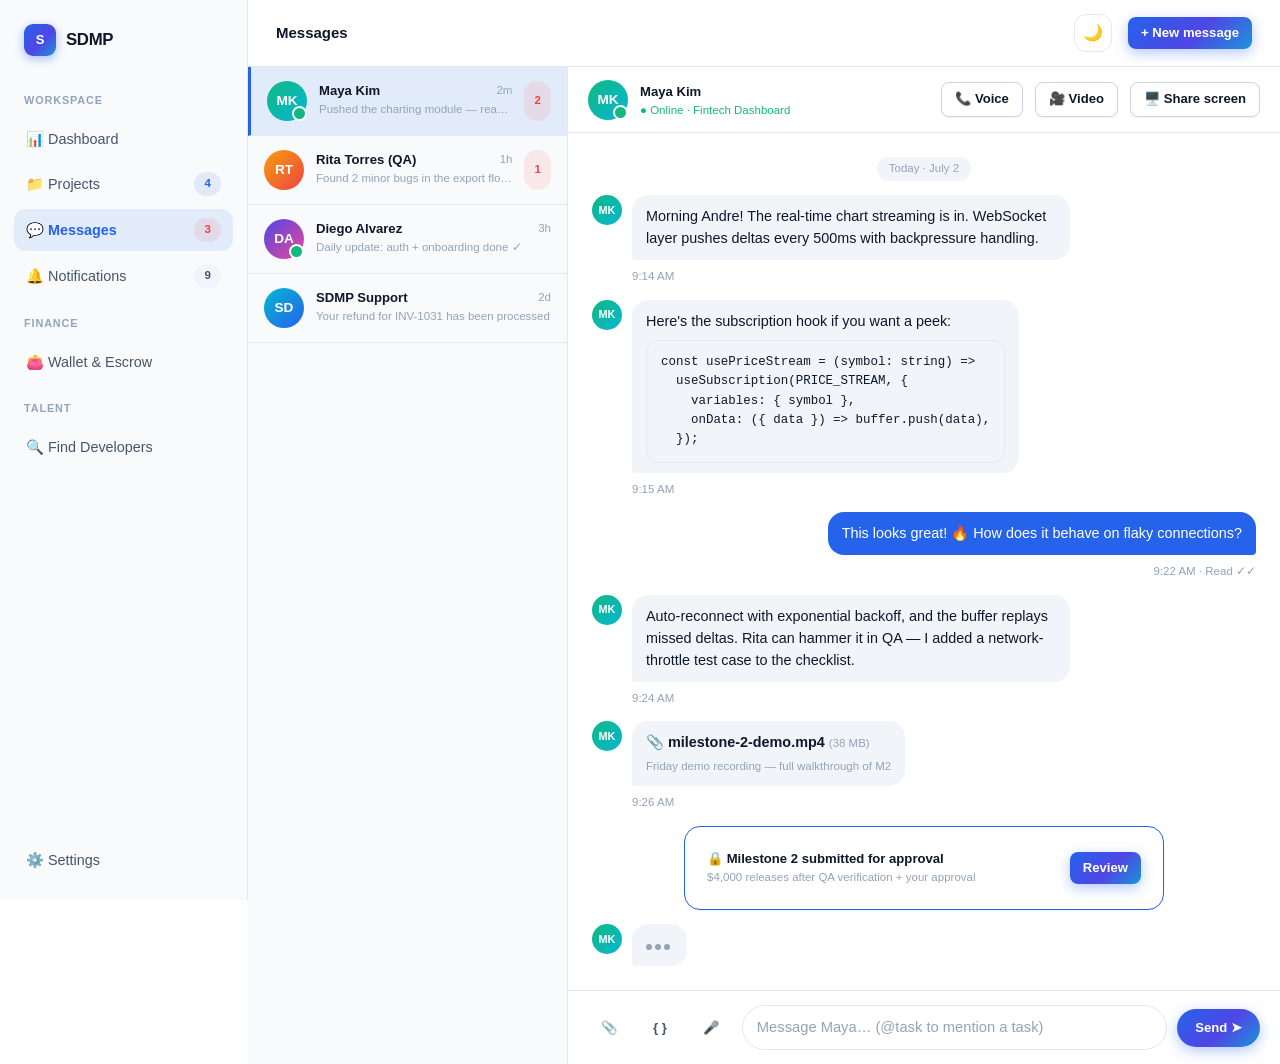
<file: sdmp-design/mockups/messages.html>
<!DOCTYPE html>
<html lang="en" data-theme="light">
<head>
<meta charset="UTF-8">
<meta name="viewport" content="width=device-width, initial-scale=1.0">
<title>Messages · SDMP</title>
<link rel="stylesheet" href="assets/sdmp.css">
<style>
  .chat-layout { display: grid; grid-template-columns: 320px 1fr; height: calc(100vh - 67px); }
  .threads { border-right: 1px solid var(--border); overflow-y: auto; background: var(--bg-soft); }
  .thread { display: flex; gap: 12px; padding: 14px 16px; border-bottom: 1px solid var(--border); cursor: pointer; transition: background var(--t-fast); }
  .thread:hover { background: var(--bg-inset); }
  .thread.active { background: var(--primary-soft); border-left: 3px solid var(--primary); }
  .chat { display: flex; flex-direction: column; min-width: 0; }
  .chat-head { display: flex; align-items: center; gap: 12px; padding: 12px 20px; border-bottom: 1px solid var(--border); }
  .chat-body { flex: 1; overflow-y: auto; padding: 24px; display: flex; flex-direction: column; gap: 14px; background: var(--bg); }
  .chat-foot { padding: 14px 20px; border-top: 1px solid var(--border); display: flex; gap: 10px; align-items: center; }
  .code-snip { background: var(--bg-inset); border: 1px solid var(--border); border-radius: var(--r-md); padding: 12px 14px; font-family: var(--font-mono); font-size: .78rem; white-space: pre; overflow-x: auto; }
  .day-sep { align-self: center; font-size: .72rem; color: var(--text-3); background: var(--bg-inset); padding: 3px 12px; border-radius: var(--r-full); }
  .typing i { display: inline-block; width: 6px; height: 6px; border-radius: 50%; background: var(--text-3); margin-right: 3px; animation: pulse-dot 1.2s infinite; }
  .typing i:nth-child(2) { animation-delay: .2s; } .typing i:nth-child(3) { animation-delay: .4s; }
  @media (max-width: 900px) { .chat-layout { grid-template-columns: 1fr; } .threads { display: none; } }
</style>
</head>
<body>
<div class="app">
  <aside class="sidebar">
    <a class="side-brand" href="index.html"><span class="logo-mark">S</span> SDMP</a>
    <div class="side-label">Workspace</div>
    <a class="side-link" href="dashboard.html">📊 Dashboard</a>
    <a class="side-link" href="project.html">📁 Projects <span class="badge badge-primary">4</span></a>
    <a class="side-link active" href="messages.html">💬 Messages <span class="badge badge-danger">3</span></a>
    <a class="side-link" href="#">🔔 Notifications <span class="badge badge-neutral">9</span></a>
    <div class="side-label">Finance</div>
    <a class="side-link" href="wallet.html">👛 Wallet &amp; Escrow</a>
    <div class="side-label">Talent</div>
    <a class="side-link" href="browse.html">🔍 Find Developers</a>
    <div style="flex:1"></div>
    <a class="side-link" href="#">⚙️ Settings</a>
  </aside>

  <div class="main">
    <div class="topbar">
      <b>Messages</b>
      <div style="flex:1"></div>
      <button class="theme-toggle">🌙</button>
      <button class="btn btn-primary btn-sm">+ New message</button>
    </div>

    <div class="chat-layout">
      <!-- Threads -->
      <div class="threads">
        <div class="thread active">
          <span class="avatar-wrap"><span class="avatar a2 online">MK</span></span>
          <div class="flex1" style="min-width:0"><div class="row between"><b class="small">Maya Kim</b><span class="tiny text-3">2m</span></div><div class="tiny text-3" style="white-space:nowrap;overflow:hidden;text-overflow:ellipsis">Pushed the charting module — ready for QA 🎉</div></div>
          <span class="badge badge-danger">2</span>
        </div>
        <div class="thread">
          <span class="avatar a3">RT</span>
          <div class="flex1" style="min-width:0"><div class="row between"><b class="small">Rita Torres (QA)</b><span class="tiny text-3">1h</span></div><div class="tiny text-3" style="white-space:nowrap;overflow:hidden;text-overflow:ellipsis">Found 2 minor bugs in the export flow…</div></div>
          <span class="badge badge-danger">1</span>
        </div>
        <div class="thread">
          <span class="avatar-wrap"><span class="avatar a4 online">DA</span></span>
          <div class="flex1" style="min-width:0"><div class="row between"><b class="small">Diego Alvarez</b><span class="tiny text-3">3h</span></div><div class="tiny text-3" style="white-space:nowrap;overflow:hidden;text-overflow:ellipsis">Daily update: auth + onboarding done ✓</div></div>
        </div>
        <div class="thread">
          <span class="avatar a5">SD</span>
          <div class="flex1" style="min-width:0"><div class="row between"><b class="small">SDMP Support</b><span class="tiny text-3">2d</span></div><div class="tiny text-3" style="white-space:nowrap;overflow:hidden;text-overflow:ellipsis">Your refund for INV-1031 has been processed</div></div>
        </div>
      </div>

      <!-- Conversation -->
      <div class="chat">
        <div class="chat-head">
          <span class="avatar-wrap"><span class="avatar a2 online">MK</span></span>
          <div class="flex1"><b class="small">Maya Kim</b><div class="tiny" style="color:var(--success)">● Online · Fintech Dashboard</div></div>
          <button class="btn btn-secondary btn-sm">📞 Voice</button>
          <button class="btn btn-secondary btn-sm">🎥 Video</button>
          <button class="btn btn-secondary btn-sm">🖥️ Share screen</button>
        </div>

        <div class="chat-body">
          <span class="day-sep">Today · July 2</span>

          <div class="msg"><span class="avatar sm a2">MK</span><div>
            <div class="bubble">Morning Andre! The real-time chart streaming is in. WebSocket layer pushes deltas every 500ms with backpressure handling.</div>
            <div class="tiny text-3 mt-1">9:14 AM</div>
          </div></div>

          <div class="msg"><span class="avatar sm a2">MK</span><div>
            <div class="bubble">Here's the subscription hook if you want a peek:
              <div class="code-snip mt-1">const usePriceStream = (symbol: string) =&gt;
  useSubscription(PRICE_STREAM, {
    variables: { symbol },
    onData: ({ data }) =&gt; buffer.push(data),
  });</div>
            </div>
            <div class="tiny text-3 mt-1">9:15 AM</div>
          </div></div>

          <div class="msg me"><div>
            <div class="bubble">This looks great! 🔥 How does it behave on flaky connections?</div>
            <div class="tiny text-3 mt-1" style="text-align:right">9:22 AM · Read ✓✓</div>
          </div></div>

          <div class="msg"><span class="avatar sm a2">MK</span><div>
            <div class="bubble">Auto-reconnect with exponential backoff, and the buffer replays missed deltas. Rita can hammer it in QA — I added a network-throttle test case to the checklist.</div>
            <div class="tiny text-3 mt-1">9:24 AM</div>
          </div></div>

          <div class="msg"><span class="avatar sm a2">MK</span><div>
            <div class="bubble">📎 <b>milestone-2-demo.mp4</b> <span class="tiny text-3">(38 MB)</span><br><span class="tiny text-3">Friday demo recording — full walkthrough of M2</span></div>
            <div class="tiny text-3 mt-1">9:26 AM</div>
          </div></div>

          <div class="card pad row between" style="align-self:center;max-width:480px;width:100%;border-color:var(--primary)">
            <div class="small"><b>🔒 Milestone 2 submitted for approval</b><div class="tiny text-3">$4,000 releases after QA verification + your approval</div></div>
            <a class="btn btn-primary btn-sm" href="project.html">Review</a>
          </div>

          <div class="msg"><span class="avatar sm a2">MK</span><div class="bubble typing"><i></i><i></i><i></i></div></div>
        </div>

        <div class="chat-foot">
          <button class="btn btn-ghost btn-sm">📎</button>
          <button class="btn btn-ghost btn-sm">{ }</button>
          <button class="btn btn-ghost btn-sm">🎤</button>
          <input class="input" style="border-radius:var(--r-full)" placeholder="Message Maya… (@task to mention a task)">
          <button class="btn btn-primary btn-sm" style="border-radius:var(--r-full);padding:9px 18px">Send ➤</button>
        </div>
      </div>
    </div>
  </div>
</div>
<script src="assets/sdmp.js"></script>
</body>
</html>
</file>
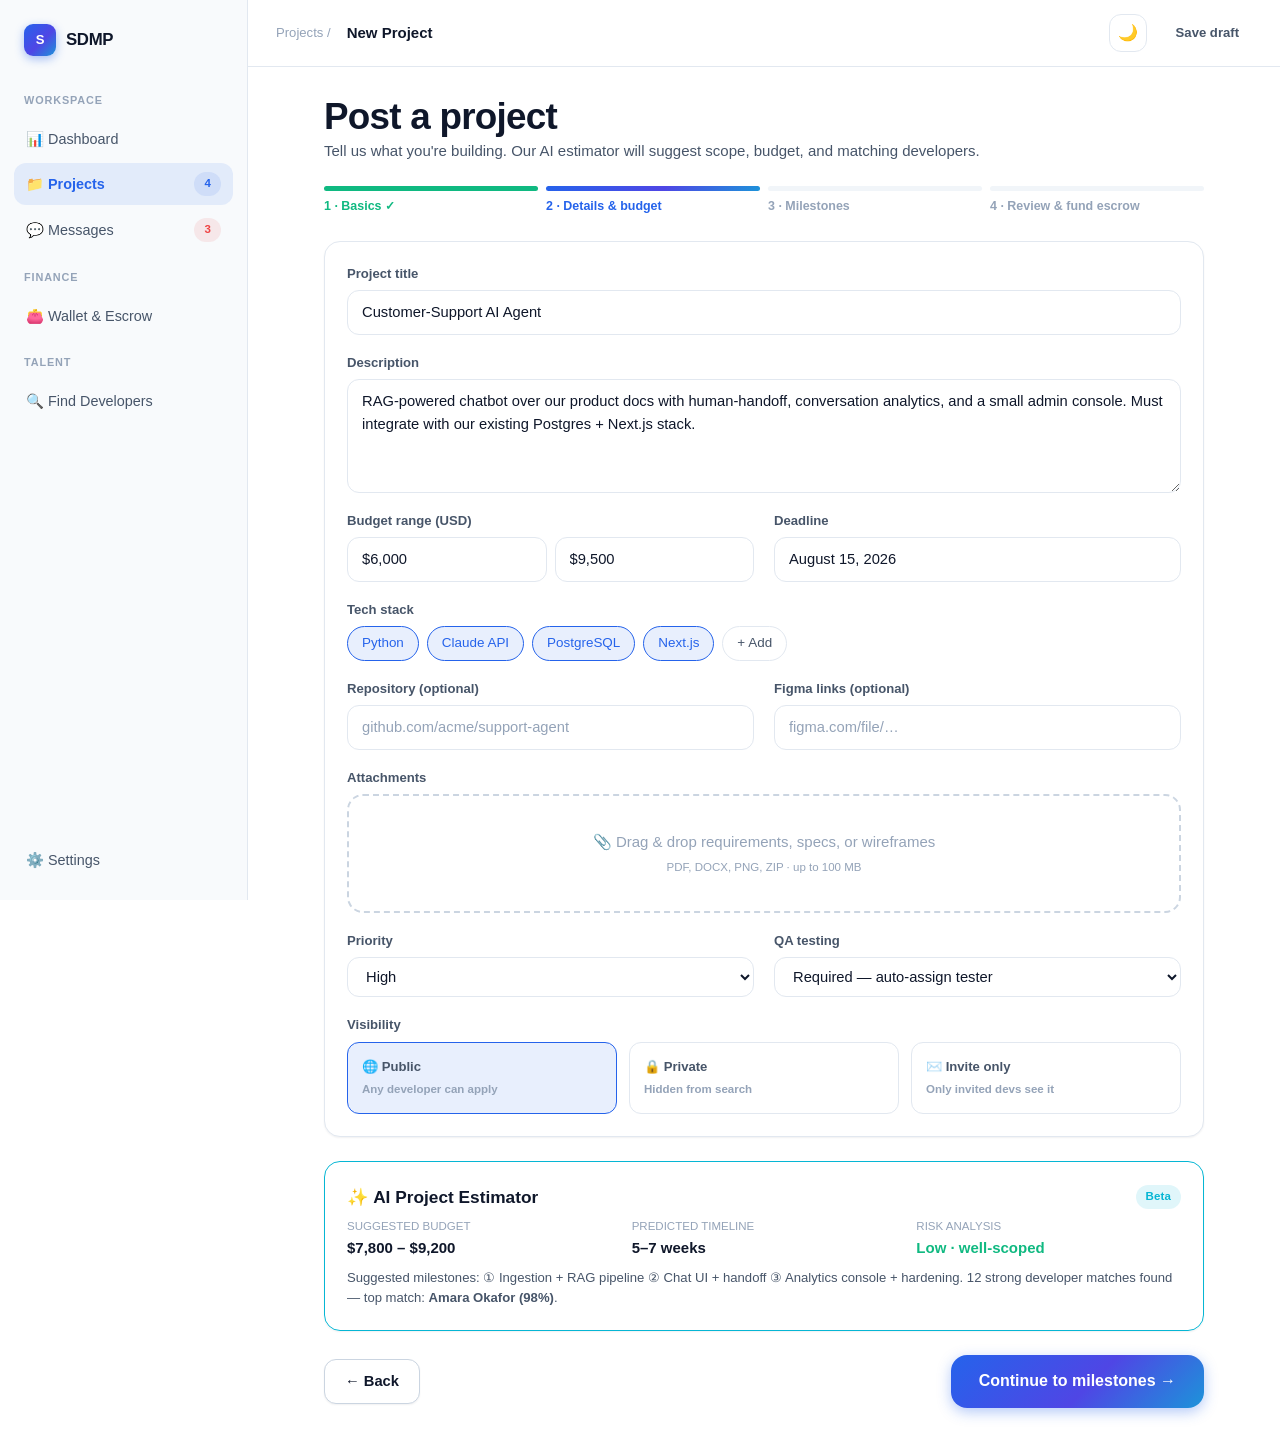
<file: sdmp-design/mockups/post-project.html>
<!DOCTYPE html>
<html lang="en" data-theme="light">
<head>
<meta charset="UTF-8">
<meta name="viewport" content="width=device-width, initial-scale=1.0">
<title>Post a Project · SDMP</title>
<link rel="stylesheet" href="assets/sdmp.css">
<style>
  .wizard { max-width: 880px; margin: 0 auto; }
  .wsteps { display: flex; gap: 8px; }
  .wstep { flex: 1; display: flex; flex-direction: column; gap: 6px; font-size: .78rem; font-weight: 600; color: var(--text-3); }
  .wstep i { height: 5px; border-radius: var(--r-full); background: var(--bg-inset); }
  .wstep.done { color: var(--success); } .wstep.done i { background: var(--success); }
  .wstep.now { color: var(--primary); } .wstep.now i { background: var(--grad-brand); }
  .drop { border: 2px dashed var(--border-strong); border-radius: var(--r-lg); padding: 34px; text-align: center; color: var(--text-3); transition: all var(--t-fast); }
  .drop:hover { border-color: var(--primary); color: var(--primary); background: var(--primary-soft); }
  .vis { display: grid; grid-template-columns: repeat(3, 1fr); gap: 12px; }
  .vis label { border: 1.5px solid var(--border); border-radius: var(--r-md); padding: 14px; cursor: pointer; transition: all var(--t-fast); display: flex; flex-direction: column; gap: 4px; }
  .vis input { display: none; }
  .vis label:has(input:checked) { border-color: var(--primary); background: var(--primary-soft); }
</style>
</head>
<body>
<div class="app">
  <aside class="sidebar">
    <a class="side-brand" href="index.html"><span class="logo-mark">S</span> SDMP</a>
    <div class="side-label">Workspace</div>
    <a class="side-link" href="dashboard.html">📊 Dashboard</a>
    <a class="side-link active" href="project.html">📁 Projects <span class="badge badge-primary">4</span></a>
    <a class="side-link" href="messages.html">💬 Messages <span class="badge badge-danger">3</span></a>
    <div class="side-label">Finance</div>
    <a class="side-link" href="wallet.html">👛 Wallet &amp; Escrow</a>
    <div class="side-label">Talent</div>
    <a class="side-link" href="browse.html">🔍 Find Developers</a>
    <div style="flex:1"></div>
    <a class="side-link" href="#">⚙️ Settings</a>
  </aside>

  <div class="main">
    <div class="topbar">
      <a class="small text-3" href="dashboard.html">Projects /</a><b>New Project</b>
      <div style="flex:1"></div>
      <button class="theme-toggle">🌙</button>
      <button class="btn btn-ghost btn-sm">Save draft</button>
    </div>

    <div class="content">
      <div class="wizard col" style="gap:24px">
        <div>
          <h1 class="h-xl">Post a project</h1>
          <p class="text-2">Tell us what you're building. Our AI estimator will suggest scope, budget, and matching developers.</p>
        </div>

        <div class="wsteps">
          <div class="wstep done"><i></i>1 · Basics ✓</div>
          <div class="wstep now"><i></i>2 · Details &amp; budget</div>
          <div class="wstep"><i></i>3 · Milestones</div>
          <div class="wstep"><i></i>4 · Review &amp; fund escrow</div>
        </div>

        <div class="card pad col" style="gap:18px">
          <div class="field"><label>Project title</label><input class="input" value="Customer-Support AI Agent"></div>
          <div class="field"><label>Description</label><textarea class="input" rows="4">RAG-powered chatbot over our product docs with human-handoff, conversation analytics, and a small admin console. Must integrate with our existing Postgres + Next.js stack.</textarea></div>
          <div class="grid g2">
            <div class="field"><label>Budget range (USD)</label><div class="row gap-sm"><input class="input" value="$6,000"><input class="input" value="$9,500"></div></div>
            <div class="field"><label>Deadline</label><input class="input" value="August 15, 2026"></div>
          </div>
          <div class="field"><label>Tech stack</label>
            <div class="row wrap gap-sm">
              <span class="chip active">Python</span><span class="chip active">Claude API</span><span class="chip active">PostgreSQL</span><span class="chip active">Next.js</span><span class="chip">+ Add</span>
            </div>
          </div>
          <div class="grid g2">
            <div class="field"><label>Repository (optional)</label><input class="input" placeholder="github.com/acme/support-agent"></div>
            <div class="field"><label>Figma links (optional)</label><input class="input" placeholder="figma.com/file/…"></div>
          </div>
          <div class="field"><label>Attachments</label><div class="drop">📎 Drag &amp; drop requirements, specs, or wireframes<br><span class="tiny">PDF, DOCX, PNG, ZIP · up to 100 MB</span></div></div>
          <div class="grid g2">
            <div class="field"><label>Priority</label><select class="input"><option>Normal</option><option selected>High</option><option>Urgent</option></select></div>
            <div class="field"><label>QA testing</label><select class="input"><option selected>Required — auto-assign tester</option><option>Required — I'll choose a tester</option><option>Optional</option></select></div>
          </div>
          <div class="field"><label>Visibility</label>
            <div class="vis">
              <label><input type="radio" name="vis" checked><b class="small">🌐 Public</b><span class="tiny text-3">Any developer can apply</span></label>
              <label><input type="radio" name="vis"><b class="small">🔒 Private</b><span class="tiny text-3">Hidden from search</span></label>
              <label><input type="radio" name="vis"><b class="small">✉️ Invite only</b><span class="tiny text-3">Only invited devs see it</span></label>
            </div>
          </div>
        </div>

        <!-- AI estimator -->
        <div class="card glass pad col gap-sm" style="border-color:var(--accent)">
          <div class="row between"><b class="h-md">✨ AI Project Estimator</b><span class="badge badge-accent">Beta</span></div>
          <div class="grid g3">
            <div><div class="tiny text-3">SUGGESTED BUDGET</div><b>$7,800 – $9,200</b></div>
            <div><div class="tiny text-3">PREDICTED TIMELINE</div><b>5–7 weeks</b></div>
            <div><div class="tiny text-3">RISK ANALYSIS</div><b class="up">Low · well-scoped</b></div>
          </div>
          <p class="small text-2">Suggested milestones: ① Ingestion + RAG pipeline ② Chat UI + handoff ③ Analytics console + hardening. 12 strong developer matches found — top match: <b>Amara Okafor (98%)</b>.</p>
        </div>

        <div class="row between">
          <button class="btn btn-secondary">← Back</button>
          <button class="btn btn-primary btn-lg">Continue to milestones →</button>
        </div>
      </div>
    </div>
  </div>
</div>
<script src="assets/sdmp.js"></script>
</body>
</html>
</file>
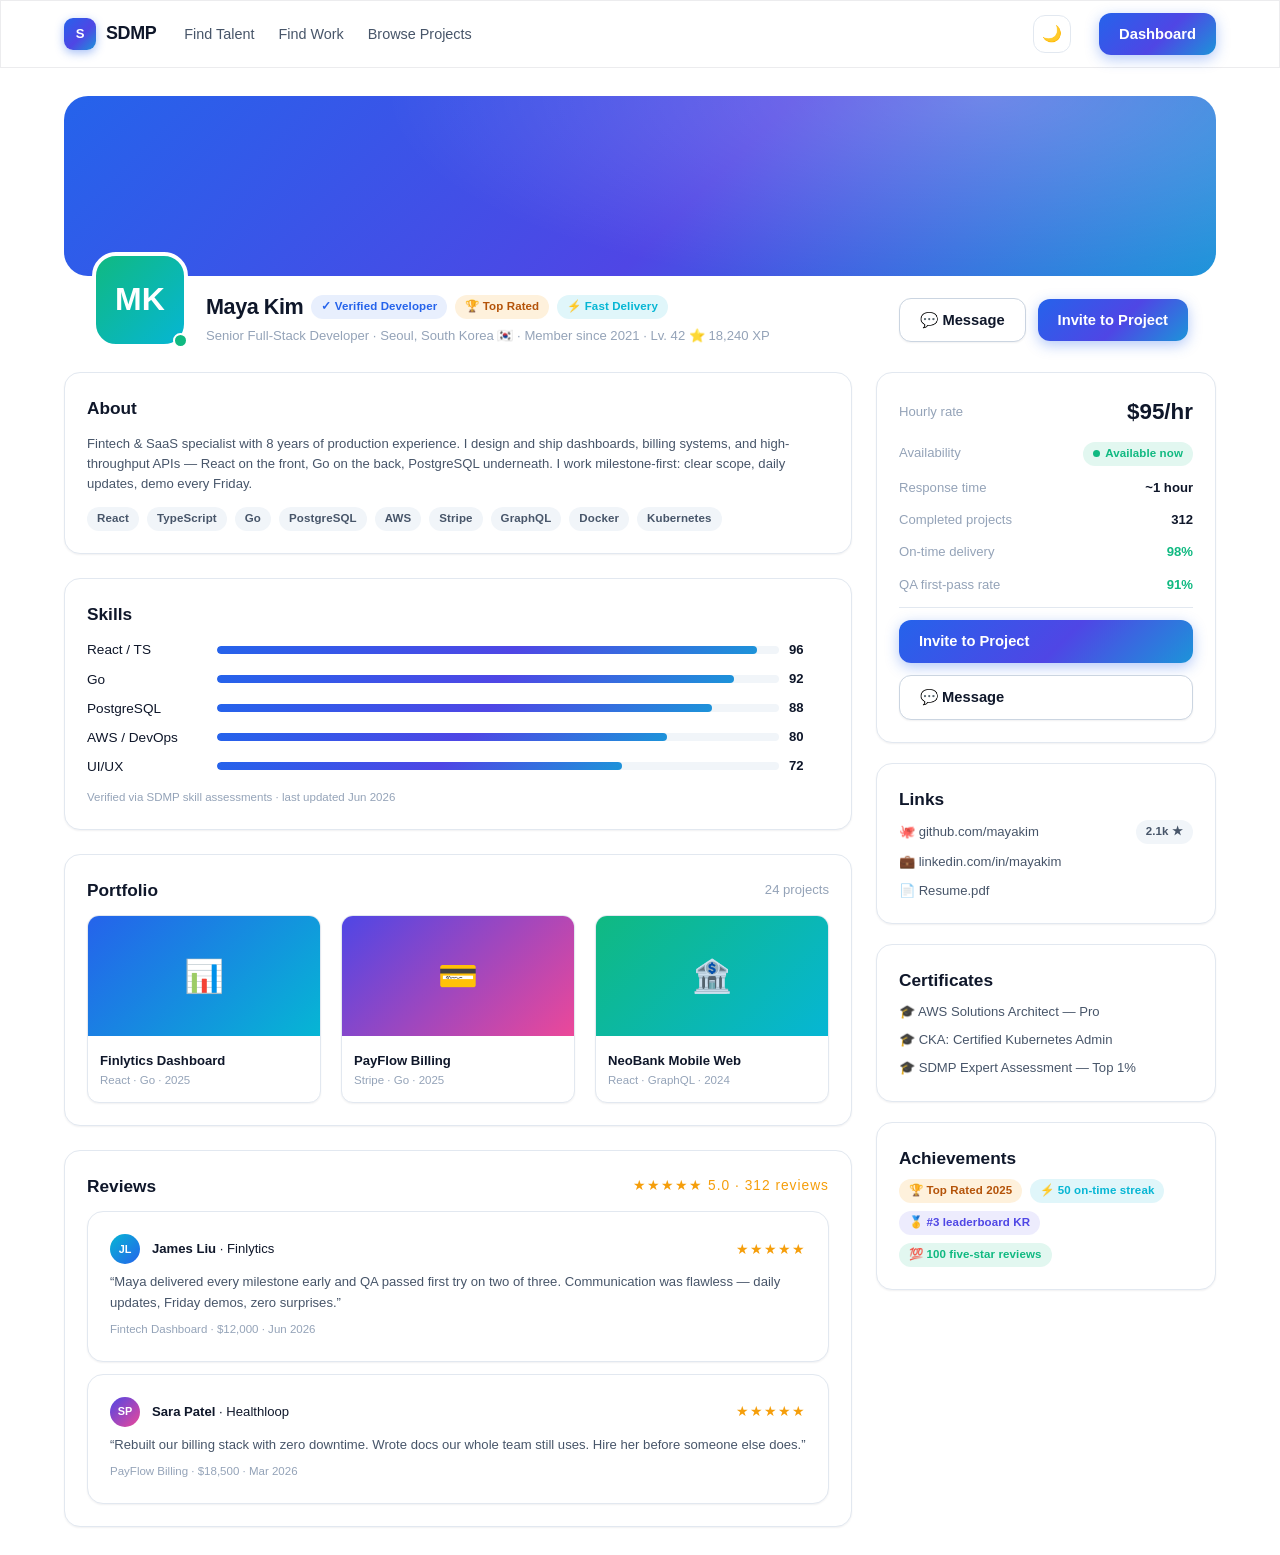
<file: sdmp-design/mockups/profile.html>
<!DOCTYPE html>
<html lang="en" data-theme="light">
<head>
<meta charset="UTF-8">
<meta name="viewport" content="width=device-width, initial-scale=1.0">
<title>Maya Kim — Senior Full-Stack Developer · SDMP</title>
<link rel="stylesheet" href="assets/sdmp.css">
<style>
  .cover { height: 180px; border-radius: var(--r-xl); background: var(--grad-brand); position: relative; overflow: hidden; }
  .cover::after { content:""; position:absolute; inset:0; background: radial-gradient(600px 200px at 80% 0%, rgba(255,255,255,.25), transparent); }
  .profile-head { margin-top: -48px; position: relative; z-index: 1; padding: 0 28px; }
  .layout { display: grid; grid-template-columns: 1fr 340px; gap: 24px; align-items: start; }
  .skillbar { display: grid; grid-template-columns: 120px 1fr 40px; gap: 10px; align-items: center; font-size: .85rem; }
  .port { border-radius: var(--r-md); overflow: hidden; }
  .port .thumb { height: 120px; display:flex; align-items:center; justify-content:center; font-size:2rem; color:#fff; }
  @media (max-width: 900px) { .layout { grid-template-columns: 1fr; } }
</style>
</head>
<body>

<nav class="nav glass">
  <div class="container nav-inner">
    <a class="brand" href="index.html"><span class="logo-mark">S</span> SDMP</a>
    <div class="nav-links flex1"><a href="browse.html">Find Talent</a><a href="browse.html">Find Work</a><a href="browse.html">Browse Projects</a></div>
    <button class="theme-toggle">🌙</button>
    <a class="btn btn-primary" href="dashboard.html">Dashboard</a>
  </div>
</nav>

<div class="container mt-3 mb-3 col" style="gap:24px">
  <div class="cover"></div>
  <div class="profile-head row wrap between" style="gap:18px">
    <div class="row" style="gap:18px">
      <span class="avatar-wrap"><span class="avatar xl a2 online" style="border:4px solid var(--bg)">MK</span></span>
      <div class="col" style="gap:6px;padding-top:40px">
        <div class="row wrap gap-sm"><h1 class="h-lg">Maya Kim</h1><span class="badge badge-primary">✓ Verified Developer</span><span class="badge badge-warning">🏆 Top Rated</span><span class="badge badge-accent">⚡ Fast Delivery</span></div>
        <div class="small text-3">Senior Full-Stack Developer · Seoul, South Korea 🇰🇷 · Member since 2021 · Lv. 42 ⭐ 18,240 XP</div>
      </div>
    </div>
    <div class="row" style="padding-top:40px">
      <button class="btn btn-secondary">💬 Message</button>
      <button class="btn btn-primary">Invite to Project</button>
    </div>
  </div>

  <div class="layout">
    <!-- Main column -->
    <div class="col" style="gap:24px">
      <div class="card pad col">
        <b class="h-md">About</b>
        <p class="small text-2">Fintech &amp; SaaS specialist with 8 years of production experience. I design and ship dashboards, billing systems, and high-throughput APIs — React on the front, Go on the back, PostgreSQL underneath. I work milestone-first: clear scope, daily updates, demo every Friday.</p>
        <div class="row wrap gap-sm">
          <span class="badge badge-neutral">React</span><span class="badge badge-neutral">TypeScript</span><span class="badge badge-neutral">Go</span><span class="badge badge-neutral">PostgreSQL</span><span class="badge badge-neutral">AWS</span><span class="badge badge-neutral">Stripe</span><span class="badge badge-neutral">GraphQL</span><span class="badge badge-neutral">Docker</span><span class="badge badge-neutral">Kubernetes</span>
        </div>
      </div>

      <div class="card pad col">
        <b class="h-md">Skills</b>
        <div class="col gap-sm">
          <div class="skillbar"><span>React / TS</span><div class="progress"><i style="width:96%"></i></div><b class="small">96</b></div>
          <div class="skillbar"><span>Go</span><div class="progress"><i style="width:92%"></i></div><b class="small">92</b></div>
          <div class="skillbar"><span>PostgreSQL</span><div class="progress"><i style="width:88%"></i></div><b class="small">88</b></div>
          <div class="skillbar"><span>AWS / DevOps</span><div class="progress"><i style="width:80%"></i></div><b class="small">80</b></div>
          <div class="skillbar"><span>UI/UX</span><div class="progress"><i style="width:72%"></i></div><b class="small">72</b></div>
        </div>
        <div class="tiny text-3">Verified via SDMP skill assessments · last updated Jun 2026</div>
      </div>

      <div class="card pad col">
        <div class="row between"><b class="h-md">Portfolio</b><span class="small text-3">24 projects</span></div>
        <div class="grid g3">
          <div class="card hover port"><div class="thumb" style="background:linear-gradient(135deg,#2563EB,#06B6D4)">📊</div><div style="padding:12px"><b class="small">Finlytics Dashboard</b><div class="tiny text-3">React · Go · 2025</div></div></div>
          <div class="card hover port"><div class="thumb" style="background:linear-gradient(135deg,#4F46E5,#EC4899)">💳</div><div style="padding:12px"><b class="small">PayFlow Billing</b><div class="tiny text-3">Stripe · Go · 2025</div></div></div>
          <div class="card hover port"><div class="thumb" style="background:linear-gradient(135deg,#10B981,#06B6D4)">🏦</div><div style="padding:12px"><b class="small">NeoBank Mobile Web</b><div class="tiny text-3">React · GraphQL · 2024</div></div></div>
        </div>
      </div>

      <div class="card pad col">
        <div class="row between"><b class="h-md">Reviews</b><div class="stars">★★★★★ 5.0 · 312 reviews</div></div>
        <div class="col">
          <div class="card pad col gap-sm">
            <div class="row between"><div class="row"><span class="avatar sm a5">JL</span><div class="small"><b>James Liu</b> · Finlytics</div></div><div class="stars small">★★★★★</div></div>
            <p class="small text-2">“Maya delivered every milestone early and QA passed first try on two of three. Communication was flawless — daily updates, Friday demos, zero surprises.”</p>
            <span class="tiny text-3">Fintech Dashboard · $12,000 · Jun 2026</span>
          </div>
          <div class="card pad col gap-sm">
            <div class="row between"><div class="row"><span class="avatar sm a4">SP</span><div class="small"><b>Sara Patel</b> · Healthloop</div></div><div class="stars small">★★★★★</div></div>
            <p class="small text-2">“Rebuilt our billing stack with zero downtime. Wrote docs our whole team still uses. Hire her before someone else does.”</p>
            <span class="tiny text-3">PayFlow Billing · $18,500 · Mar 2026</span>
          </div>
        </div>
      </div>
    </div>

    <!-- Side column -->
    <div class="col" style="gap:20px">
      <div class="card pad col">
        <div class="row between"><span class="text-3 small">Hourly rate</span><b style="font-size:1.4rem">$95/hr</b></div>
        <div class="row between"><span class="text-3 small">Availability</span><span class="badge badge-success"><span class="dot"></span> Available now</span></div>
        <div class="row between"><span class="text-3 small">Response time</span><b class="small">~1 hour</b></div>
        <div class="row between"><span class="text-3 small">Completed projects</span><b class="small">312</b></div>
        <div class="row between"><span class="text-3 small">On-time delivery</span><b class="small up">98%</b></div>
        <div class="row between"><span class="text-3 small">QA first-pass rate</span><b class="small up">91%</b></div>
        <hr class="divider">
        <button class="btn btn-primary">Invite to Project</button>
        <button class="btn btn-secondary">💬 Message</button>
      </div>

      <div class="card pad col gap-sm">
        <b class="h-md">Links</b>
        <a class="row small text-2" href="#">🐙 github.com/mayakim <span class="badge badge-neutral" style="margin-left:auto">2.1k ★</span></a>
        <a class="row small text-2" href="#">💼 linkedin.com/in/mayakim</a>
        <a class="row small text-2" href="#">📄 Resume.pdf</a>
      </div>

      <div class="card pad col gap-sm">
        <b class="h-md">Certificates</b>
        <div class="row small text-2">🎓 AWS Solutions Architect — Pro</div>
        <div class="row small text-2">🎓 CKA: Certified Kubernetes Admin</div>
        <div class="row small text-2">🎓 SDMP Expert Assessment — Top 1%</div>
      </div>

      <div class="card pad col gap-sm">
        <b class="h-md">Achievements</b>
        <div class="row wrap gap-sm">
          <span class="badge badge-warning">🏆 Top Rated 2025</span>
          <span class="badge badge-accent">⚡ 50 on-time streak</span>
          <span class="badge badge-secondary">🥇 #3 leaderboard KR</span>
          <span class="badge badge-success">💯 100 five-star reviews</span>
        </div>
      </div>
    </div>
  </div>
</div>
<script src="assets/sdmp.js"></script>
</body>
</html>
</file>
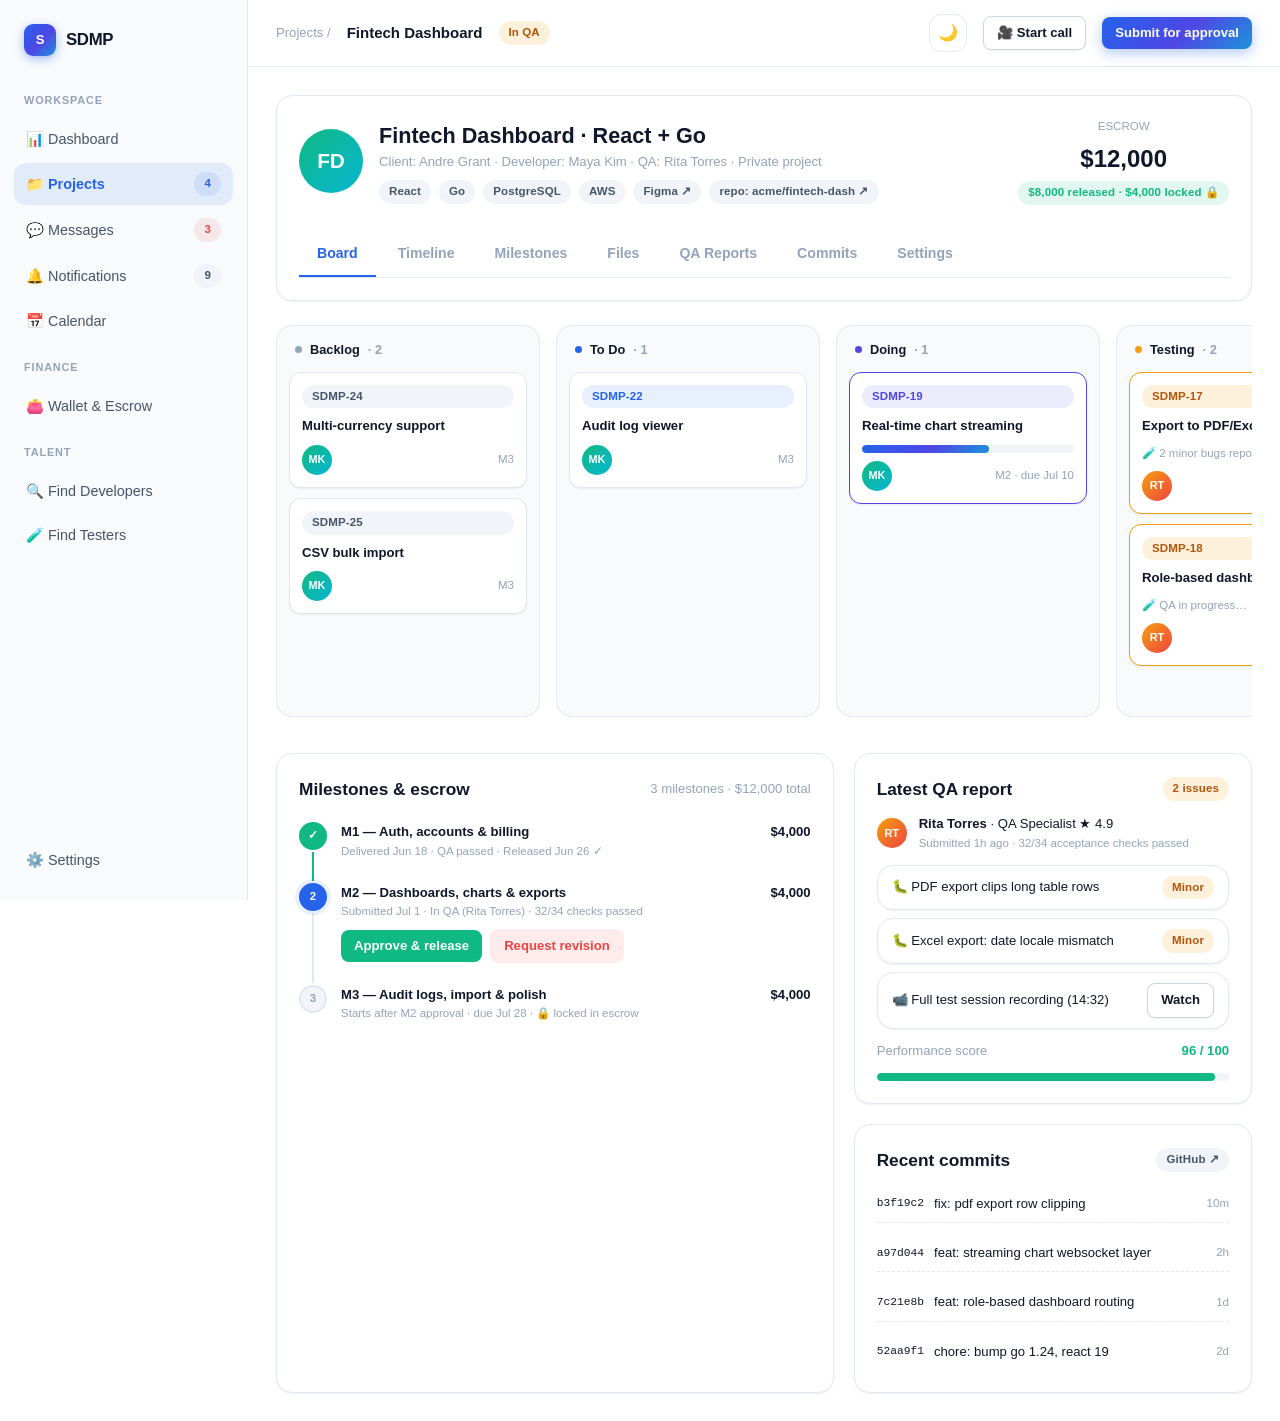
<file: sdmp-design/mockups/project.html>
<!DOCTYPE html>
<html lang="en" data-theme="light">
<head>
<meta charset="UTF-8">
<meta name="viewport" content="width=device-width, initial-scale=1.0">
<title>Fintech Dashboard · Project Workspace · SDMP</title>
<link rel="stylesheet" href="assets/sdmp.css">
<style>
  .tabs { display: flex; gap: 4px; border-bottom: 1px solid var(--border); }
  .tab { padding: 10px 18px; font-size: .88rem; font-weight: 600; color: var(--text-3); border-bottom: 2px solid transparent; }
  .tab.active { color: var(--primary); border-bottom-color: var(--primary); }
  .commit { display: flex; gap: 10px; align-items: center; font-size: .82rem; padding: 8px 0; border-bottom: 1px dashed var(--border); }
  .commit:last-child { border-bottom: 0; }
</style>
</head>
<body>
<div class="app">
  <aside class="sidebar">
    <a class="side-brand" href="index.html"><span class="logo-mark">S</span> SDMP</a>
    <div class="side-label">Workspace</div>
    <a class="side-link" href="dashboard.html">📊 Dashboard</a>
    <a class="side-link active" href="project.html">📁 Projects <span class="badge badge-primary">4</span></a>
    <a class="side-link" href="messages.html">💬 Messages <span class="badge badge-danger">3</span></a>
    <a class="side-link" href="#">🔔 Notifications <span class="badge badge-neutral">9</span></a>
    <a class="side-link" href="#">📅 Calendar</a>
    <div class="side-label">Finance</div>
    <a class="side-link" href="wallet.html">👛 Wallet &amp; Escrow</a>
    <div class="side-label">Talent</div>
    <a class="side-link" href="browse.html">🔍 Find Developers</a>
    <a class="side-link" href="browse.html">🧪 Find Testers</a>
    <div style="flex:1"></div>
    <a class="side-link" href="#">⚙️ Settings</a>
  </aside>

  <div class="main">
    <div class="topbar">
      <a class="small text-3" href="dashboard.html">Projects /</a>
      <b>Fintech Dashboard</b>
      <span class="badge badge-warning">In QA</span>
      <div style="flex:1"></div>
      <button class="theme-toggle">🌙</button>
      <button class="btn btn-secondary btn-sm">🎥 Start call</button>
      <button class="btn btn-primary btn-sm">Submit for approval</button>
    </div>

    <div class="content">
      <!-- Project header -->
      <div class="card pad">
        <div class="row between wrap" style="gap:18px">
          <div class="row" style="gap:16px">
            <span class="avatar lg a2">FD</span>
            <div>
              <b class="h-lg">Fintech Dashboard · React + Go</b>
              <div class="small text-3">Client: Andre Grant · Developer: Maya Kim · QA: Rita Torres · Private project</div>
              <div class="row gap-sm mt-1"><span class="badge badge-neutral">React</span><span class="badge badge-neutral">Go</span><span class="badge badge-neutral">PostgreSQL</span><span class="badge badge-neutral">AWS</span><span class="badge badge-neutral">Figma ↗</span><span class="badge badge-neutral">repo: acme/fintech-dash ↗</span></div>
            </div>
          </div>
          <div class="col center" style="gap:4px">
            <div class="tiny text-3">ESCROW</div>
            <b style="font-size:1.5rem">$12,000</b>
            <span class="badge badge-success">$8,000 released · $4,000 locked 🔒</span>
          </div>
        </div>
        <div class="tabs mt-3">
          <span class="tab active">Board</span><span class="tab">Timeline</span><span class="tab">Milestones</span><span class="tab">Files</span><span class="tab">QA Reports</span><span class="tab">Commits</span><span class="tab">Settings</span>
        </div>
      </div>

      <!-- Kanban -->
      <div class="kanban hide-scroll">
        <div class="kcol">
          <div class="kcol-head"><span class="dot" style="color:var(--text-3)"></span> Backlog <span class="text-3">· 2</span></div>
          <div class="kcard"><span class="badge badge-neutral tiny">SDMP-24</span><b class="small">Multi-currency support</b><div class="row between"><span class="avatar sm a2">MK</span><span class="tiny text-3">M3</span></div></div>
          <div class="kcard"><span class="badge badge-neutral tiny">SDMP-25</span><b class="small">CSV bulk import</b><div class="row between"><span class="avatar sm a2">MK</span><span class="tiny text-3">M3</span></div></div>
        </div>
        <div class="kcol">
          <div class="kcol-head"><span class="dot" style="color:var(--primary)"></span> To Do <span class="text-3">· 1</span></div>
          <div class="kcard"><span class="badge badge-primary tiny">SDMP-22</span><b class="small">Audit log viewer</b><div class="row between"><span class="avatar sm a2">MK</span><span class="tiny text-3">M3</span></div></div>
        </div>
        <div class="kcol">
          <div class="kcol-head"><span class="dot" style="color:var(--secondary)"></span> Doing <span class="text-3">· 1</span></div>
          <div class="kcard" style="border-color:var(--secondary)"><span class="badge badge-secondary tiny">SDMP-19</span><b class="small">Real-time chart streaming</b><div class="progress"><i style="width:60%"></i></div><div class="row between"><span class="avatar sm a2">MK</span><span class="tiny text-3">M2 · due Jul 10</span></div></div>
        </div>
        <div class="kcol">
          <div class="kcol-head"><span class="dot" style="color:var(--warning)"></span> Testing <span class="text-3">· 2</span></div>
          <div class="kcard" style="border-color:var(--warning)"><span class="badge badge-warning tiny">SDMP-17</span><b class="small">Export to PDF/Excel</b><div class="tiny text-3">🧪 2 minor bugs reported</div><div class="row between"><span class="avatar sm a3">RT</span><span class="tiny text-3">M2</span></div></div>
          <div class="kcard" style="border-color:var(--warning)"><span class="badge badge-warning tiny">SDMP-18</span><b class="small">Role-based dashboards</b><div class="tiny text-3">🧪 QA in progress…</div><div class="row between"><span class="avatar sm a3">RT</span><span class="tiny text-3">M2</span></div></div>
        </div>
        <div class="kcol">
          <div class="kcol-head"><span class="dot" style="color:var(--success)"></span> Completed <span class="text-3">· 3</span></div>
          <div class="kcard"><span class="badge badge-success tiny">SDMP-11</span><b class="small">Auth + 2FA</b><div class="tiny text-3">✓ QA passed · M1</div></div>
          <div class="kcard"><span class="badge badge-success tiny">SDMP-12</span><b class="small">Account overview screens</b><div class="tiny text-3">✓ QA passed · M1</div></div>
          <div class="kcard"><span class="badge badge-success tiny">SDMP-14</span><b class="small">Stripe billing integration</b><div class="tiny text-3">✓ QA passed · M1</div></div>
        </div>
      </div>

      <div class="grid" style="grid-template-columns:1.4fr 1fr">
        <!-- Milestones -->
        <div class="card pad col">
          <div class="row between"><b class="h-md">Milestones &amp; escrow</b><span class="small text-3">3 milestones · $12,000 total</span></div>
          <div class="steps mt-1">
            <div class="step done">
              <span class="pt">✓</span>
              <div class="flex1">
                <div class="row between"><b class="small">M1 — Auth, accounts &amp; billing</b><b class="small">$4,000</b></div>
                <div class="tiny text-3">Delivered Jun 18 · QA passed · Released Jun 26 ✓</div>
              </div>
            </div>
            <div class="step now">
              <span class="pt">2</span>
              <div class="flex1">
                <div class="row between"><b class="small">M2 — Dashboards, charts &amp; exports</b><b class="small">$4,000</b></div>
                <div class="tiny text-3">Submitted Jul 1 · In QA (Rita Torres) · 32/34 checks passed</div>
                <div class="row gap-sm mt-1"><button class="btn btn-success btn-sm">Approve &amp; release</button><button class="btn btn-danger btn-sm">Request revision</button></div>
              </div>
            </div>
            <div class="step">
              <span class="pt">3</span>
              <div class="flex1">
                <div class="row between"><b class="small">M3 — Audit logs, import &amp; polish</b><b class="small">$4,000</b></div>
                <div class="tiny text-3">Starts after M2 approval · due Jul 28 · 🔒 locked in escrow</div>
              </div>
            </div>
          </div>
        </div>

        <div class="col" style="gap:20px">
          <!-- QA report -->
          <div class="card pad col">
            <div class="row between"><b class="h-md">Latest QA report</b><span class="badge badge-warning">2 issues</span></div>
            <div class="row"><span class="avatar sm a3">RT</span><div class="small"><b>Rita Torres</b> · QA Specialist ★ 4.9<div class="tiny text-3">Submitted 1h ago · 32/34 acceptance checks passed</div></div></div>
            <div class="col gap-sm">
              <div class="card pad row between" style="padding:10px 14px"><span class="small">🐛 PDF export clips long table rows</span><span class="badge badge-warning">Minor</span></div>
              <div class="card pad row between" style="padding:10px 14px"><span class="small">🐛 Excel export: date locale mismatch</span><span class="badge badge-warning">Minor</span></div>
              <div class="card pad row between" style="padding:10px 14px"><span class="small">📹 Full test session recording (14:32)</span><button class="btn btn-secondary btn-sm">Watch</button></div>
            </div>
            <div class="row between small"><span class="text-3">Performance score</span><b class="up">96 / 100</b></div>
            <div class="progress success"><i style="width:96%"></i></div>
          </div>

          <!-- Commits -->
          <div class="card pad col">
            <div class="row between"><b class="h-md">Recent commits</b><span class="badge badge-neutral">GitHub ↗</span></div>
            <div class="commit"><code>b3f19c2</code><span class="flex1">fix: pdf export row clipping</span><span class="tiny text-3">10m</span></div>
            <div class="commit"><code>a97d044</code><span class="flex1">feat: streaming chart websocket layer</span><span class="tiny text-3">2h</span></div>
            <div class="commit"><code>7c21e8b</code><span class="flex1">feat: role-based dashboard routing</span><span class="tiny text-3">1d</span></div>
            <div class="commit"><code>52aa9f1</code><span class="flex1">chore: bump go 1.24, react 19</span><span class="tiny text-3">2d</span></div>
          </div>
        </div>
      </div>
    </div>
  </div>
</div>
<script src="assets/sdmp.js"></script>
</body>
</html>
</file>
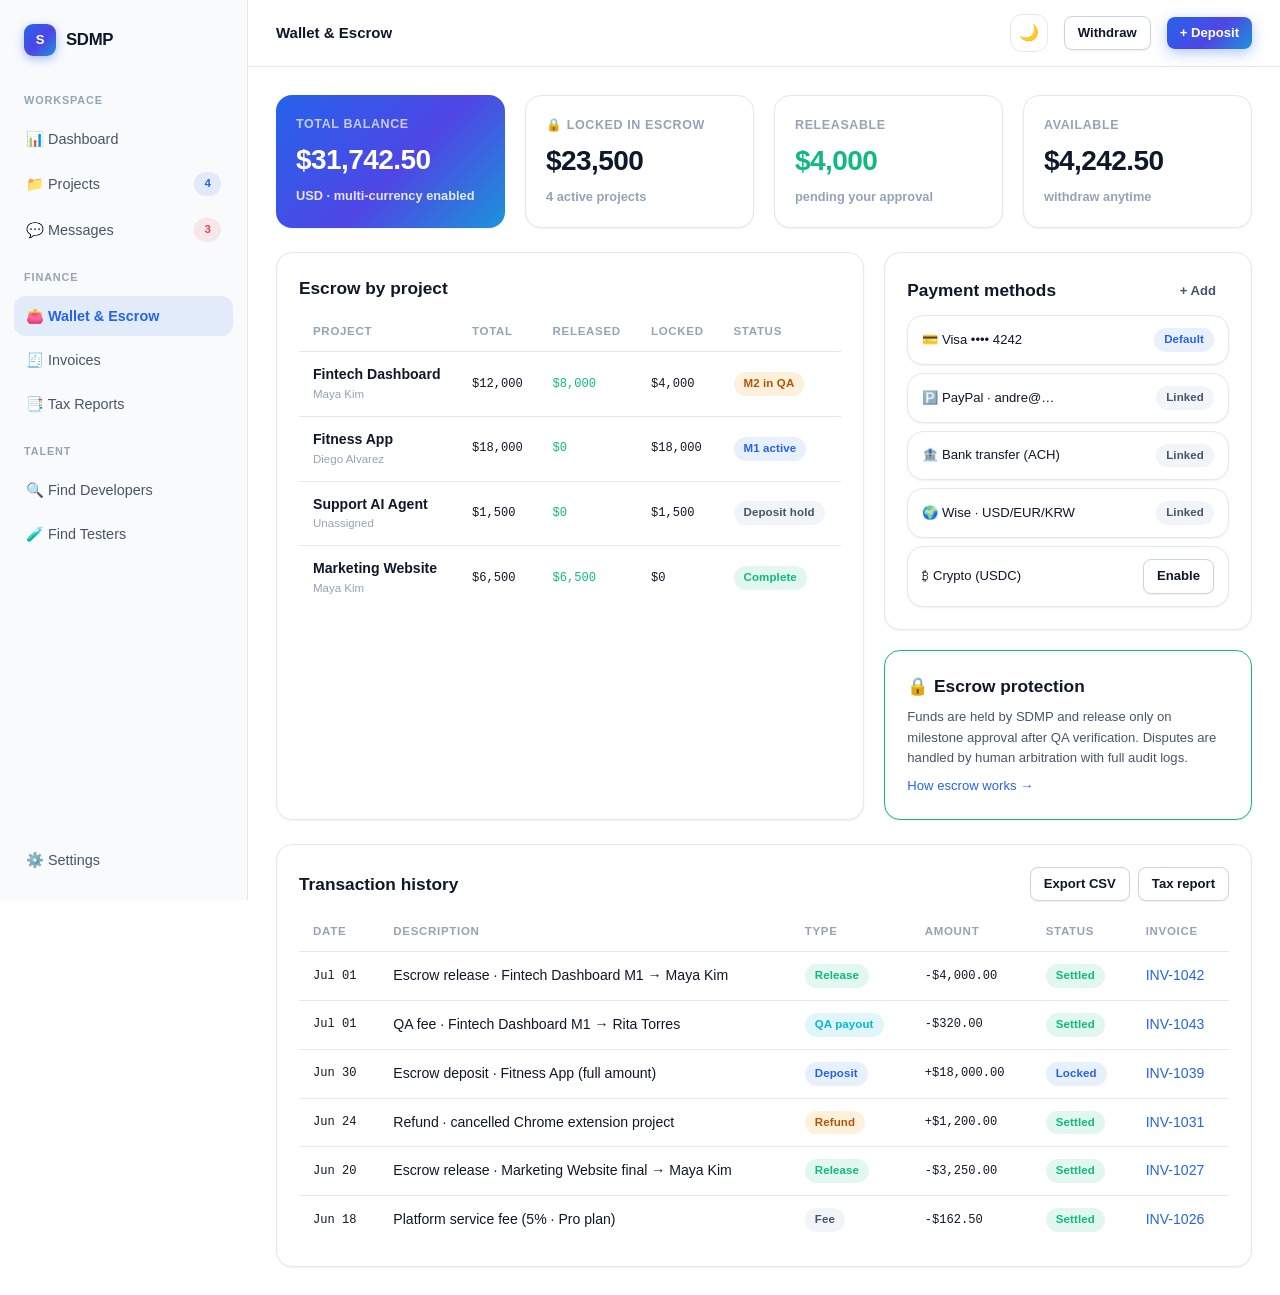
<file: sdmp-design/mockups/wallet.html>
<!DOCTYPE html>
<html lang="en" data-theme="light">
<head>
<meta charset="UTF-8">
<meta name="viewport" content="width=device-width, initial-scale=1.0">
<title>Wallet &amp; Escrow · SDMP</title>
<link rel="stylesheet" href="assets/sdmp.css">
</head>
<body>
<div class="app">
  <aside class="sidebar">
    <a class="side-brand" href="index.html"><span class="logo-mark">S</span> SDMP</a>
    <div class="side-label">Workspace</div>
    <a class="side-link" href="dashboard.html">📊 Dashboard</a>
    <a class="side-link" href="project.html">📁 Projects <span class="badge badge-primary">4</span></a>
    <a class="side-link" href="messages.html">💬 Messages <span class="badge badge-danger">3</span></a>
    <div class="side-label">Finance</div>
    <a class="side-link active" href="wallet.html">👛 Wallet &amp; Escrow</a>
    <a class="side-link" href="#">🧾 Invoices</a>
    <a class="side-link" href="#">📑 Tax Reports</a>
    <div class="side-label">Talent</div>
    <a class="side-link" href="browse.html">🔍 Find Developers</a>
    <a class="side-link" href="browse.html">🧪 Find Testers</a>
    <div style="flex:1"></div>
    <a class="side-link" href="#">⚙️ Settings</a>
  </aside>

  <div class="main">
    <div class="topbar">
      <b>Wallet &amp; Escrow</b>
      <div style="flex:1"></div>
      <button class="theme-toggle">🌙</button>
      <button class="btn btn-secondary btn-sm">Withdraw</button>
      <button class="btn btn-primary btn-sm">+ Deposit</button>
    </div>

    <div class="content">
      <!-- Balances -->
      <div class="grid g4">
        <div class="card stat" style="background:var(--grad-brand);border:0;color:#fff">
          <span class="k" style="color:rgba(255,255,255,.7)">Total Balance</span>
          <span class="v">$31,742.50</span>
          <span class="d" style="color:rgba(255,255,255,.85)">USD · multi-currency enabled</span>
        </div>
        <div class="card stat"><span class="k">🔒 Locked in Escrow</span><span class="v">$23,500</span><span class="d text-3">4 active projects</span></div>
        <div class="card stat"><span class="k">Releasable</span><span class="v" style="color:var(--success)">$4,000</span><span class="d text-3">pending your approval</span></div>
        <div class="card stat"><span class="k">Available</span><span class="v">$4,242.50</span><span class="d text-3">withdraw anytime</span></div>
      </div>

      <div class="grid" style="grid-template-columns:1.6fr 1fr">
        <!-- Escrow by project -->
        <div class="card pad col">
          <b class="h-md">Escrow by project</b>
          <table class="table">
            <thead><tr><th>Project</th><th>Total</th><th>Released</th><th>Locked</th><th>Status</th></tr></thead>
            <tbody>
              <tr><td><b>Fintech Dashboard</b><div class="tiny text-3">Maya Kim</div></td><td class="mono">$12,000</td><td class="mono up">$8,000</td><td class="mono">$4,000</td><td><span class="badge badge-warning">M2 in QA</span></td></tr>
              <tr><td><b>Fitness App</b><div class="tiny text-3">Diego Alvarez</div></td><td class="mono">$18,000</td><td class="mono up">$0</td><td class="mono">$18,000</td><td><span class="badge badge-primary">M1 active</span></td></tr>
              <tr><td><b>Support AI Agent</b><div class="tiny text-3">Unassigned</div></td><td class="mono">$1,500</td><td class="mono up">$0</td><td class="mono">$1,500</td><td><span class="badge badge-neutral">Deposit hold</span></td></tr>
              <tr><td><b>Marketing Website</b><div class="tiny text-3">Maya Kim</div></td><td class="mono">$6,500</td><td class="mono up">$6,500</td><td class="mono">$0</td><td><span class="badge badge-success">Complete</span></td></tr>
            </tbody>
          </table>
        </div>

        <!-- Payment methods -->
        <div class="col" style="gap:20px">
          <div class="card pad col gap-sm">
            <div class="row between"><b class="h-md">Payment methods</b><button class="btn btn-ghost btn-sm">+ Add</button></div>
            <div class="card pad row between" style="padding:12px 14px"><span class="small">💳 Visa •••• 4242</span><span class="badge badge-primary">Default</span></div>
            <div class="card pad row between" style="padding:12px 14px"><span class="small">🅿️ PayPal · andre@…</span><span class="badge badge-neutral">Linked</span></div>
            <div class="card pad row between" style="padding:12px 14px"><span class="small">🏦 Bank transfer (ACH)</span><span class="badge badge-neutral">Linked</span></div>
            <div class="card pad row between" style="padding:12px 14px"><span class="small">🌍 Wise · USD/EUR/KRW</span><span class="badge badge-neutral">Linked</span></div>
            <div class="card pad row between" style="padding:12px 14px"><span class="small">₿ Crypto (USDC)</span><button class="btn btn-secondary btn-sm">Enable</button></div>
          </div>
          <div class="card pad col gap-sm" style="border-color:var(--success)">
            <b class="h-md">🔒 Escrow protection</b>
            <p class="small text-2">Funds are held by SDMP and release only on milestone approval after QA verification. Disputes are handled by human arbitration with full audit logs.</p>
            <a class="small" style="color:var(--primary)" href="index.html#how">How escrow works →</a>
          </div>
        </div>
      </div>

      <!-- Transactions -->
      <div class="card pad col">
        <div class="row between"><b class="h-md">Transaction history</b>
          <div class="row gap-sm"><button class="btn btn-secondary btn-sm">Export CSV</button><button class="btn btn-secondary btn-sm">Tax report</button></div>
        </div>
        <table class="table">
          <thead><tr><th>Date</th><th>Description</th><th>Type</th><th>Amount</th><th>Status</th><th>Invoice</th></tr></thead>
          <tbody>
            <tr><td class="mono">Jul 01</td><td>Escrow release · Fintech Dashboard M1 → Maya Kim</td><td><span class="badge badge-success">Release</span></td><td class="mono">-$4,000.00</td><td><span class="badge badge-success">Settled</span></td><td><a style="color:var(--primary)" href="#">INV-1042</a></td></tr>
            <tr><td class="mono">Jul 01</td><td>QA fee · Fintech Dashboard M1 → Rita Torres</td><td><span class="badge badge-accent">QA payout</span></td><td class="mono">-$320.00</td><td><span class="badge badge-success">Settled</span></td><td><a style="color:var(--primary)" href="#">INV-1043</a></td></tr>
            <tr><td class="mono">Jun 30</td><td>Escrow deposit · Fitness App (full amount)</td><td><span class="badge badge-primary">Deposit</span></td><td class="mono">+$18,000.00</td><td><span class="badge badge-primary">Locked</span></td><td><a style="color:var(--primary)" href="#">INV-1039</a></td></tr>
            <tr><td class="mono">Jun 24</td><td>Refund · cancelled Chrome extension project</td><td><span class="badge badge-warning">Refund</span></td><td class="mono">+$1,200.00</td><td><span class="badge badge-success">Settled</span></td><td><a style="color:var(--primary)" href="#">INV-1031</a></td></tr>
            <tr><td class="mono">Jun 20</td><td>Escrow release · Marketing Website final → Maya Kim</td><td><span class="badge badge-success">Release</span></td><td class="mono">-$3,250.00</td><td><span class="badge badge-success">Settled</span></td><td><a style="color:var(--primary)" href="#">INV-1027</a></td></tr>
            <tr><td class="mono">Jun 18</td><td>Platform service fee (5% · Pro plan)</td><td><span class="badge badge-neutral">Fee</span></td><td class="mono">-$162.50</td><td><span class="badge badge-success">Settled</span></td><td><a style="color:var(--primary)" href="#">INV-1026</a></td></tr>
          </tbody>
        </table>
      </div>
    </div>
  </div>
</div>
<script src="assets/sdmp.js"></script>
</body>
</html>
</file>
<file: sdmp-design/mockups/assets/sdmp.css>
/* ============================================================
   SDMP — Software Dev Marketplace · Design System v1.0
   Tokens, base styles, and component library.
   Light + Dark themes via [data-theme] on <html>.
   ============================================================ */

/* ---------- Design tokens ---------- */
:root {
  /* Brand */
  --primary: #2563EB;
  --secondary: #4F46E5;
  --accent: #06B6D4;
  --success: #10B981;
  --warning: #F59E0B;
  --danger: #EF4444;

  --grad-brand: linear-gradient(135deg, #2563EB 0%, #4F46E5 55%, #06B6D4 120%);
  --grad-soft: linear-gradient(135deg, rgba(37,99,235,.12), rgba(79,70,229,.12) 55%, rgba(6,182,212,.12));

  /* Type */
  --font-sans: "Inter", -apple-system, BlinkMacSystemFont, "Segoe UI", Roboto, Helvetica, Arial, sans-serif;
  --font-mono: "JetBrains Mono", ui-monospace, SFMono-Regular, Menlo, Consolas, monospace;

  /* Radii */
  --r-sm: 8px;
  --r-md: 12px;
  --r-lg: 16px;
  --r-xl: 24px;
  --r-full: 999px;

  /* Motion */
  --ease: cubic-bezier(.22,.68,.34,1);
  --t-fast: 150ms var(--ease);
  --t-med: 280ms var(--ease);

  /* Layout */
  --max-w: 1200px;
  --sidebar-w: 248px;
}

/* Light theme (default) */
:root, [data-theme="light"] {
  --bg: #FFFFFF;
  --bg-soft: #F8FAFC;
  --bg-raised: #FFFFFF;
  --bg-inset: #F1F5F9;
  --glass: rgba(255,255,255,.72);
  --glass-border: rgba(15,23,42,.08);
  --border: #E2E8F0;
  --border-strong: #CBD5E1;
  --text: #0F172A;
  --text-2: #475569;
  --text-3: #94A3B8;
  --shadow-sm: 0 1px 2px rgba(15,23,42,.06);
  --shadow-md: 0 4px 16px rgba(15,23,42,.08);
  --shadow-lg: 0 12px 40px rgba(15,23,42,.14);
  --primary-soft: rgba(37,99,235,.10);
  --success-soft: rgba(16,185,129,.12);
  --warning-soft: rgba(245,158,11,.14);
  --danger-soft: rgba(239,68,68,.10);
  --accent-soft: rgba(6,182,212,.12);
  --secondary-soft: rgba(79,70,229,.10);
}

/* Dark theme */
[data-theme="dark"] {
  --bg: #0F172A;
  --bg-soft: #111C33;
  --bg-raised: #16213B;
  --bg-inset: #0B1222;
  --glass: rgba(22,33,59,.66);
  --glass-border: rgba(148,163,184,.14);
  --border: #24314F;
  --border-strong: #33415F;
  --text: #F1F5F9;
  --text-2: #A6B4CC;
  --text-3: #64748B;
  --shadow-sm: 0 1px 2px rgba(0,0,0,.35);
  --shadow-md: 0 4px 16px rgba(0,0,0,.40);
  --shadow-lg: 0 12px 40px rgba(0,0,0,.55);
  --primary-soft: rgba(37,99,235,.18);
  --success-soft: rgba(16,185,129,.16);
  --warning-soft: rgba(245,158,11,.16);
  --danger-soft: rgba(239,68,68,.16);
  --accent-soft: rgba(6,182,212,.16);
  --secondary-soft: rgba(79,70,229,.20);
}

/* ---------- Base ---------- */
* { box-sizing: border-box; margin: 0; padding: 0; }
html { scroll-behavior: smooth; }
body {
  font-family: var(--font-sans);
  background: var(--bg);
  color: var(--text);
  line-height: 1.55;
  font-size: 15px;
  -webkit-font-smoothing: antialiased;
  transition: background var(--t-med), color var(--t-med);
}
a { color: inherit; text-decoration: none; }
img, svg { display: block; max-width: 100%; }
button { font: inherit; cursor: pointer; border: 0; background: none; color: inherit; }
input, select, textarea { font: inherit; color: inherit; }
code, .mono { font-family: var(--font-mono); font-size: .86em; }

h1,h2,h3,h4 { line-height: 1.2; letter-spacing: -.02em; font-weight: 700; }
.h-display { font-size: clamp(2.4rem, 5.4vw, 4rem); font-weight: 800; letter-spacing: -.035em; }
.h-xl { font-size: clamp(1.7rem, 3vw, 2.3rem); }
.h-lg { font-size: 1.35rem; }
.h-md { font-size: 1.08rem; }
.text-2 { color: var(--text-2); }
.text-3 { color: var(--text-3); }
.small { font-size: .82rem; }
.tiny { font-size: .72rem; }

.grad-text {
  background: var(--grad-brand);
  -webkit-background-clip: text;
  background-clip: text;
  color: transparent;
}

.container { max-width: var(--max-w); margin: 0 auto; padding: 0 24px; }

/* ---------- Buttons ---------- */
.btn {
  display: inline-flex; align-items: center; gap: 8px;
  padding: 10px 20px; border-radius: var(--r-md);
  font-weight: 600; font-size: .92rem; white-space: nowrap;
  transition: transform var(--t-fast), box-shadow var(--t-fast), background var(--t-fast), border-color var(--t-fast);
}
.btn:active { transform: translateY(1px) scale(.99); }
.btn-primary { background: var(--grad-brand); color: #fff; box-shadow: 0 4px 14px rgba(37,99,235,.35); }
.btn-primary:hover { box-shadow: 0 6px 22px rgba(37,99,235,.45); transform: translateY(-1px); }
.btn-secondary { background: var(--bg-raised); border: 1px solid var(--border-strong); color: var(--text); box-shadow: var(--shadow-sm); }
.btn-secondary:hover { border-color: var(--primary); color: var(--primary); }
.btn-ghost { color: var(--text-2); }
.btn-ghost:hover { color: var(--text); background: var(--bg-inset); border-radius: var(--r-md); }
.btn-success { background: var(--success); color: #fff; }
.btn-danger { background: var(--danger-soft); color: var(--danger); border: 1px solid transparent; }
.btn-danger:hover { border-color: var(--danger); }
.btn-sm { padding: 6px 13px; font-size: .82rem; border-radius: var(--r-sm); }
.btn-lg { padding: 14px 28px; font-size: 1rem; border-radius: var(--r-lg); }

/* ---------- Cards / glass ---------- */
.card {
  background: var(--bg-raised);
  border: 1px solid var(--border);
  border-radius: var(--r-lg);
  box-shadow: var(--shadow-sm);
  transition: transform var(--t-med), box-shadow var(--t-med), border-color var(--t-med);
}
.card.pad { padding: 22px; }
.card.hover:hover { transform: translateY(-3px); box-shadow: var(--shadow-md); border-color: var(--border-strong); }
.glass {
  background: var(--glass);
  backdrop-filter: blur(18px) saturate(1.4);
  -webkit-backdrop-filter: blur(18px) saturate(1.4);
  border: 1px solid var(--glass-border);
}

/* ---------- Badges & pills ---------- */
.badge {
  display: inline-flex; align-items: center; gap: 5px;
  padding: 3px 10px; border-radius: var(--r-full);
  font-size: .72rem; font-weight: 600; letter-spacing: .01em;
}
.badge-primary { background: var(--primary-soft); color: var(--primary); }
.badge-secondary { background: var(--secondary-soft); color: var(--secondary); }
.badge-accent { background: var(--accent-soft); color: var(--accent); }
.badge-success { background: var(--success-soft); color: var(--success); }
.badge-warning { background: var(--warning-soft); color: #B45309; }
[data-theme="dark"] .badge-warning { color: var(--warning); }
.badge-danger { background: var(--danger-soft); color: var(--danger); }
.badge-neutral { background: var(--bg-inset); color: var(--text-2); }
.dot { width: 7px; height: 7px; border-radius: 50%; background: currentColor; }

.chip {
  display: inline-flex; align-items: center; gap: 6px;
  padding: 6px 14px; border-radius: var(--r-full);
  border: 1px solid var(--border); background: var(--bg-raised);
  font-size: .84rem; font-weight: 500; color: var(--text-2);
  transition: all var(--t-fast); cursor: pointer;
}
.chip:hover, .chip.active { border-color: var(--primary); color: var(--primary); background: var(--primary-soft); }

/* ---------- Avatars ---------- */
.avatar {
  width: 40px; height: 40px; border-radius: var(--r-full);
  display: inline-flex; align-items: center; justify-content: center;
  font-weight: 700; font-size: .85rem; color: #fff; flex: none;
  background: var(--grad-brand);
}
.avatar.sm { width: 30px; height: 30px; font-size: .68rem; }
.avatar.lg { width: 64px; height: 64px; font-size: 1.3rem; }
.avatar.xl { width: 96px; height: 96px; font-size: 2rem; border-radius: var(--r-xl); }
.avatar.a2 { background: linear-gradient(135deg, #10B981, #06B6D4); }
.avatar.a3 { background: linear-gradient(135deg, #F59E0B, #EF4444); }
.avatar.a4 { background: linear-gradient(135deg, #4F46E5, #EC4899); }
.avatar.a5 { background: linear-gradient(135deg, #06B6D4, #2563EB); }
.online::after {
  content: ""; position: absolute; right: 0; bottom: 0;
  width: 11px; height: 11px; border-radius: 50%;
  background: var(--success); border: 2px solid var(--bg-raised);
}
.avatar-wrap { position: relative; display: inline-flex; }

/* ---------- Forms ---------- */
.field { display: flex; flex-direction: column; gap: 6px; }
.field label { font-size: .82rem; font-weight: 600; color: var(--text-2); }
.input, select.input, textarea.input {
  width: 100%; padding: 10px 14px;
  background: var(--bg-raised); border: 1px solid var(--border);
  border-radius: var(--r-md); font-size: .92rem;
  transition: border-color var(--t-fast), box-shadow var(--t-fast);
}
.input:focus { outline: none; border-color: var(--primary); box-shadow: 0 0 0 3px var(--primary-soft); }
.input::placeholder { color: var(--text-3); }

.search-bar {
  display: flex; align-items: center; gap: 10px;
  padding: 12px 18px; border-radius: var(--r-full);
  background: var(--bg-raised); border: 1px solid var(--border);
  box-shadow: var(--shadow-sm);
}
.search-bar input { flex: 1; border: 0; background: none; outline: none; font-size: .95rem; }

/* ---------- Progress / meters ---------- */
.progress { height: 8px; border-radius: var(--r-full); background: var(--bg-inset); overflow: hidden; }
.progress > i { display: block; height: 100%; border-radius: var(--r-full); background: var(--grad-brand); transition: width var(--t-med); }
.progress.success > i { background: var(--success); }
.progress.warning > i { background: var(--warning); }

/* ---------- Tables ---------- */
.table { width: 100%; border-collapse: collapse; font-size: .88rem; }
.table th {
  text-align: left; padding: 10px 14px; font-size: .72rem; font-weight: 600;
  text-transform: uppercase; letter-spacing: .06em; color: var(--text-3);
  border-bottom: 1px solid var(--border);
}
.table td { padding: 12px 14px; border-bottom: 1px solid var(--border); }
.table tr:last-child td { border-bottom: 0; }
.table tbody tr { transition: background var(--t-fast); }
.table tbody tr:hover { background: var(--bg-soft); }

/* ---------- App shell (dashboard layout) ---------- */
.app { display: flex; min-height: 100vh; }
.sidebar {
  width: var(--sidebar-w); flex: none;
  background: var(--bg-soft); border-right: 1px solid var(--border);
  padding: 20px 14px; display: flex; flex-direction: column; gap: 4px;
  position: sticky; top: 0; height: 100vh; overflow-y: auto;
}
.side-brand { display: flex; align-items: center; gap: 10px; padding: 4px 10px 18px; font-weight: 800; font-size: 1.05rem; letter-spacing: -.02em; }
.side-label { padding: 14px 10px 6px; font-size: .68rem; font-weight: 700; text-transform: uppercase; letter-spacing: .08em; color: var(--text-3); }
.side-link {
  display: flex; align-items: center; gap: 11px;
  padding: 9px 12px; border-radius: var(--r-md);
  font-size: .9rem; font-weight: 500; color: var(--text-2);
  transition: all var(--t-fast);
}
.side-link:hover { background: var(--bg-inset); color: var(--text); }
.side-link.active { background: var(--primary-soft); color: var(--primary); font-weight: 600; }
.side-link .badge { margin-left: auto; }
.side-link svg { width: 18px; height: 18px; flex: none; }

.main { flex: 1; min-width: 0; display: flex; flex-direction: column; }
.topbar {
  display: flex; align-items: center; gap: 16px;
  padding: 14px 28px; border-bottom: 1px solid var(--border);
  position: sticky; top: 0; z-index: 40;
  background: var(--glass);
  backdrop-filter: blur(18px) saturate(1.4);
  -webkit-backdrop-filter: blur(18px) saturate(1.4);
}
.content { padding: 28px; display: flex; flex-direction: column; gap: 24px; }

/* ---------- Marketing nav ---------- */
.nav {
  position: sticky; top: 0; z-index: 50;
  border-bottom: 1px solid var(--glass-border);
}
.nav-inner { display: flex; align-items: center; gap: 28px; height: 66px; }
.nav-links { display: flex; gap: 24px; font-size: .9rem; font-weight: 500; color: var(--text-2); }
.nav-links a:hover { color: var(--text); }
.brand { display: flex; align-items: center; gap: 10px; font-weight: 800; font-size: 1.12rem; letter-spacing: -.02em; }
.logo-mark {
  width: 32px; height: 32px; border-radius: 9px; flex: none;
  background: var(--grad-brand);
  display: inline-flex; align-items: center; justify-content: center;
  color: #fff; font-weight: 800; font-size: .82rem;
  box-shadow: 0 3px 10px rgba(37,99,235,.4);
}

/* ---------- Stat tiles ---------- */
.stat { display: flex; flex-direction: column; gap: 4px; padding: 20px; }
.stat .k { font-size: .78rem; font-weight: 600; color: var(--text-3); text-transform: uppercase; letter-spacing: .05em; }
.stat .v { font-size: 1.75rem; font-weight: 800; letter-spacing: -.02em; }
.stat .d { font-size: .8rem; font-weight: 600; }
.up { color: var(--success); } .down { color: var(--danger); }

/* ---------- Kanban ---------- */
.kanban { display: grid; grid-auto-flow: column; grid-auto-columns: 264px; gap: 16px; overflow-x: auto; padding-bottom: 12px; }
.kcol { background: var(--bg-soft); border: 1px solid var(--border); border-radius: var(--r-lg); padding: 12px; display: flex; flex-direction: column; gap: 10px; }
.kcol-head { display: flex; align-items: center; gap: 8px; padding: 2px 6px; font-size: .8rem; font-weight: 700; }
.kcard { background: var(--bg-raised); border: 1px solid var(--border); border-radius: var(--r-md); padding: 12px; display: flex; flex-direction: column; gap: 8px; box-shadow: var(--shadow-sm); cursor: grab; transition: all var(--t-fast); }
.kcard:hover { border-color: var(--border-strong); box-shadow: var(--shadow-md); transform: translateY(-2px); }

/* ---------- Chat ---------- */
.msg { display: flex; gap: 10px; max-width: 72%; }
.msg .bubble { padding: 10px 14px; border-radius: var(--r-lg); background: var(--bg-inset); font-size: .9rem; }
.msg.me { align-self: flex-end; flex-direction: row-reverse; }
.msg.me .bubble { background: var(--primary); color: #fff; border-bottom-right-radius: 4px; }
.msg:not(.me) .bubble { border-bottom-left-radius: 4px; }

/* ---------- Stars ---------- */
.stars { color: var(--warning); font-size: .86rem; letter-spacing: 1px; white-space: nowrap; }

/* ---------- Timeline / stepper ---------- */
.steps { display: flex; flex-direction: column; gap: 0; }
.step { display: flex; gap: 14px; position: relative; padding-bottom: 22px; }
.step::before { content: ""; position: absolute; left: 13px; top: 30px; bottom: 2px; width: 2px; background: var(--border); }
.step:last-child::before { display: none; }
.step .pt {
  width: 28px; height: 28px; border-radius: 50%; flex: none; z-index: 1;
  display: inline-flex; align-items: center; justify-content: center;
  font-size: .72rem; font-weight: 700;
  background: var(--bg-inset); color: var(--text-3); border: 2px solid var(--border);
}
.step.done .pt { background: var(--success); border-color: var(--success); color: #fff; }
.step.now .pt { background: var(--primary); border-color: var(--primary); color: #fff; box-shadow: 0 0 0 4px var(--primary-soft); }
.step.done::before { background: var(--success); }

/* ---------- Toggle (theme) ---------- */
.theme-toggle {
  display: inline-flex; align-items: center; justify-content: center;
  width: 38px; height: 38px; border-radius: var(--r-md);
  border: 1px solid var(--border); background: var(--bg-raised);
  transition: all var(--t-fast); font-size: 1rem;
}
.theme-toggle:hover { border-color: var(--primary); }

/* ---------- Utility ---------- */
.row { display: flex; align-items: center; gap: 12px; }
.row.between { justify-content: space-between; }
.row.wrap { flex-wrap: wrap; }
.col { display: flex; flex-direction: column; gap: 12px; }
.grid { display: grid; gap: 20px; }
.g2 { grid-template-columns: repeat(2, 1fr); }
.g3 { grid-template-columns: repeat(3, 1fr); }
.g4 { grid-template-columns: repeat(4, 1fr); }
.gap-sm { gap: 8px; } .gap-lg { gap: 28px; }
.mt-1 { margin-top: 8px; } .mt-2 { margin-top: 16px; } .mt-3 { margin-top: 28px; } .mt-4 { margin-top: 48px; }
.mb-1 { margin-bottom: 8px; } .mb-2 { margin-bottom: 16px; } .mb-3 { margin-bottom: 28px; }
.center { text-align: center; }
.flex1 { flex: 1; min-width: 0; }
.hide-scroll::-webkit-scrollbar { display: none; }
.divider { height: 1px; background: var(--border); border: 0; }

/* ---------- Animations ---------- */
@keyframes fadeUp { from { opacity: 0; transform: translateY(16px); } to { opacity: 1; transform: none; } }
.fade-up { animation: fadeUp .55s var(--ease) both; }
.fade-up.d1 { animation-delay: .08s; } .fade-up.d2 { animation-delay: .16s; }
.fade-up.d3 { animation-delay: .24s; } .fade-up.d4 { animation-delay: .32s; }

@keyframes float { 0%,100% { transform: translateY(0); } 50% { transform: translateY(-10px); } }
.float { animation: float 6s ease-in-out infinite; }

@keyframes pulse-dot { 0%,100% { opacity: 1; } 50% { opacity: .35; } }
.pulse { animation: pulse-dot 1.6s ease-in-out infinite; }

/* ---------- Hero decorations ---------- */
.hero-bg { position: absolute; inset: 0; overflow: hidden; pointer-events: none; z-index: 0; }
.blob { position: absolute; border-radius: 50%; filter: blur(90px); opacity: .35; }
[data-theme="dark"] .blob { opacity: .28; }
.blob.b1 { width: 480px; height: 480px; background: var(--primary); top: -160px; right: -80px; }
.blob.b2 { width: 380px; height: 380px; background: var(--accent); bottom: -140px; left: -100px; }
.blob.b3 { width: 300px; height: 300px; background: var(--secondary); top: 40%; left: 45%; }

/* ---------- Responsive ---------- */
@media (max-width: 1024px) {
  .g4 { grid-template-columns: repeat(2, 1fr); }
  .g3 { grid-template-columns: repeat(2, 1fr); }
}
@media (max-width: 720px) {
  .g4, .g3, .g2 { grid-template-columns: 1fr; }
  .sidebar { display: none; }
  .nav-links { display: none; }
  .content { padding: 18px; }
  .msg { max-width: 92%; }
}
</file>
